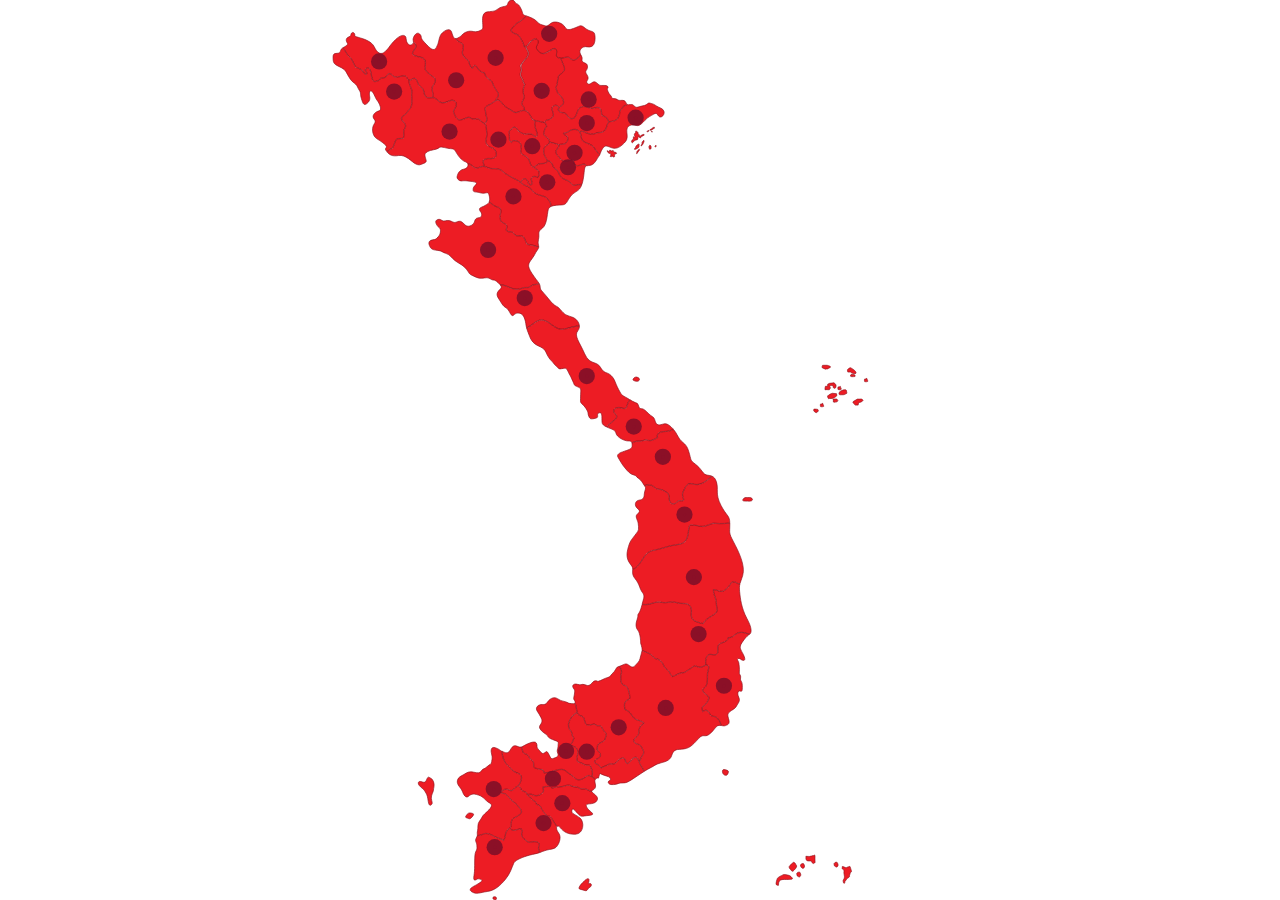
<file: ban-do-toa-do.html>
<!doctype html>
<html lang="vi">
<head>
<meta charset="utf-8">
<meta name="viewport" content="width=device-width,initial-scale=1">
<title>Bản đồ và tọa độ 34 tỉnh thành</title>
<style>
html,body{width:100%;height:100%;margin:0;background:transparent;overflow:hidden}
[data-province-map]{width:100%;height:100%;min-height:0}
.map-cursor{position:fixed;z-index:10;width:22px;height:22px;border:1px solid #ffbe00;border-radius:50%;pointer-events:none;transform:translate(-50%,-50%);opacity:0}
.map-cursor::after{content:'';position:absolute;inset:8px;border-radius:50%;background:#da251d}
@media(pointer:coarse){.map-cursor{display:none}}
</style>
</head>
<body>
<div data-province-map></div>
<div class="map-cursor" id="map-cursor" aria-hidden="true"></div>
<script src="province-map.js"></script>
</body>
</html>
</file>
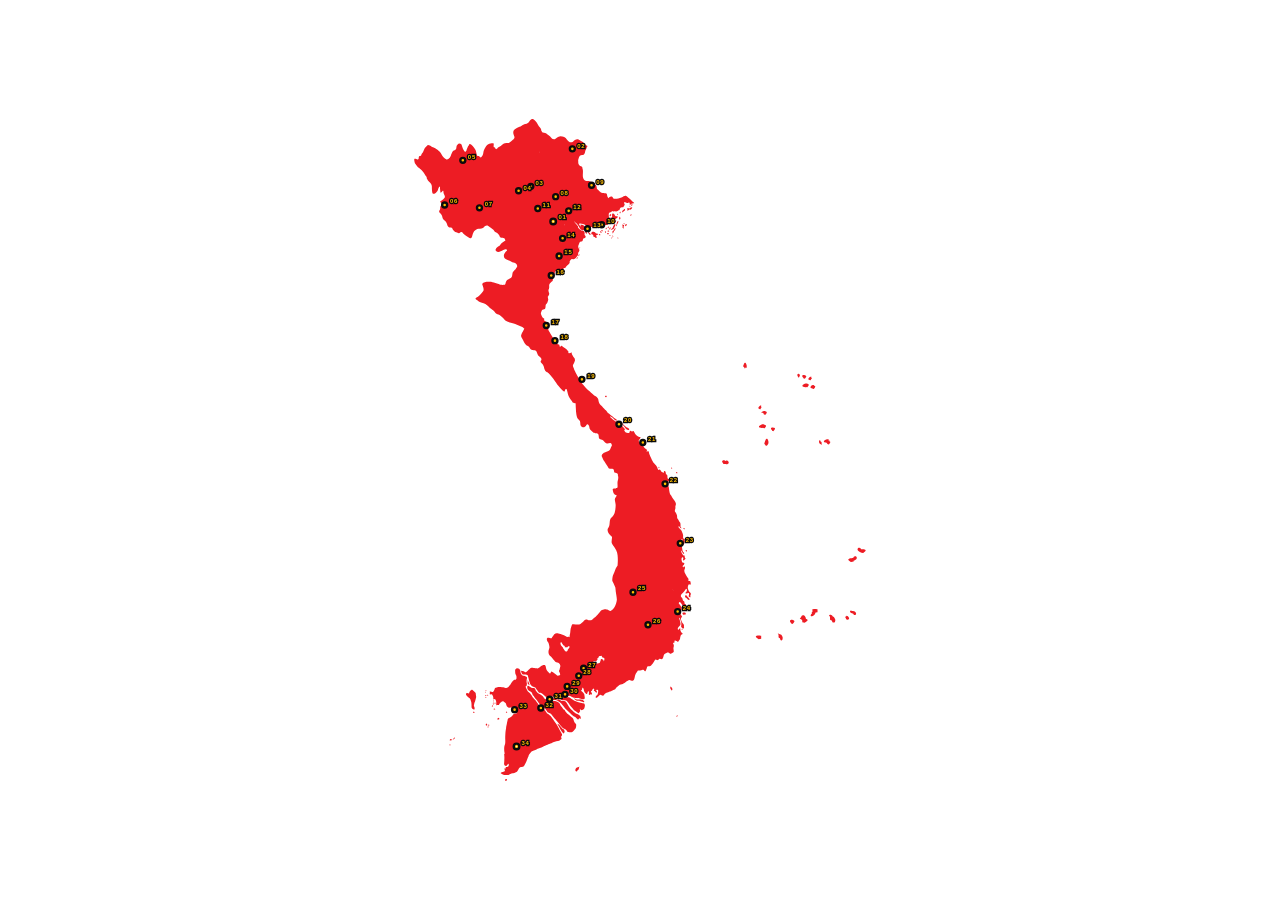
<file: hero-map.html>
<!doctype html>
<html lang="vi">
<head>
  <meta charset="utf-8">
  <meta name="viewport" content="width=device-width, initial-scale=1">
  <title>Bản đồ 34 tỉnh thành</title>
  <style>
    * { box-sizing: border-box; }
    html, body { width: 100%; height: 100%; margin: 0; overflow: hidden; background: transparent; }
    body { display: grid; place-items: center; font-family: Arial, sans-serif; }
    .map-art { width: min(100%, 510px); height: 100%; position: relative; display: grid; place-items: center; isolation: isolate; }
    .map-art::before, .map-art::after { display: none; }
    svg { width: 100%; height: 78%; overflow: visible; }
    .map-base { filter: none; }
    .marker { fill: #ffbe00; stroke: #0b0b0b; stroke-width: 2.4; }
    .marker-core { fill: #fff3c1; }
    .marker:hover .marker { fill: #fff; transform: scale(1.35); transform-origin: center; }
    .label { fill: #ffbe00; font: 700 6px Arial, sans-serif; letter-spacing: .12em; paint-order: stroke; stroke: #090909; stroke-width: 2.5px; }
  </style>
</head>
<body>
  <div class="map-art">
    <svg viewBox="-20 -20 494.06 705.69" preserveAspectRatio="xMidYMid meet" role="img" aria-label="Bản đồ Việt Nam với 34 điểm đại diện tỉnh thành">
      <g class="map-base"><image href="BAN-DO-VIET-NAM-02-01.svg" x="0" y="0" width="454.06" height="665.69" /></g>
      <g aria-label="34 điểm tỉnh thành">
        <g><circle class="marker" cx="139.76" cy="103.08" r="2.8"/><circle class="marker-core" cx="139.76" cy="103.08" r=".8"/><text class="label" x="145" y="101">01</text></g>
        <g><circle class="marker" cx="159.03" cy="30.1" r="2.5"/><text class="label" x="164" y="29">02</text></g>
        <g><circle class="marker" cx="117.28" cy="67.78" r="2.5"/><text class="label" x="122" y="66">03</text></g>
        <g><circle class="marker" cx="104.98" cy="72.18" r="2.5"/><text class="label" x="110" y="71">04</text></g>
        <g><circle class="marker" cx="48.94" cy="41.63" r="2.5"/><text class="label" x="54" y="40">05</text></g>
        <g><circle class="marker" cx="30.66" cy="86.55" r="2.5"/><text class="label" x="36" y="85">06</text></g>
        <g><circle class="marker" cx="65.64" cy="89.38" r="2.5"/><text class="label" x="71" y="88">07</text></g>
        <g><circle class="marker" cx="142.26" cy="78.14" r="2.5"/><text class="label" x="147" y="77">08</text></g>
        <g><circle class="marker" cx="178.33" cy="66.72" r="2.5"/><text class="label" x="183" y="65">09</text></g>
        <g><circle class="marker" cx="188.51" cy="106.41" r="2.5"/><text class="label" x="194" y="105">10</text></g>
        <g><circle class="marker" cx="124.29" cy="90.09" r="2.5"/><text class="label" x="129" y="89">11</text></g>
        <g><circle class="marker" cx="155.34" cy="92.45" r="2.5"/><text class="label" x="160" y="91">12</text></g>
        <g><circle class="marker" cx="174.25" cy="110.36" r="2.5"/><text class="label" x="180" y="109">13</text></g>
        <g><circle class="marker" cx="149.24" cy="120.05" r="2.5"/><text class="label" x="154" y="119">14</text></g>
        <g><circle class="marker" cx="145.71" cy="137.85" r="2.5"/><text class="label" x="151" y="136">15</text></g>
        <g><circle class="marker" cx="137.81" cy="157.42" r="2.5"/><text class="label" x="143" y="156">16</text></g>
        <g><circle class="marker" cx="132.8" cy="207.74" r="2.5"/><text class="label" x="138" y="206">17</text></g>
        <g><circle class="marker" cx="141.54" cy="222.93" r="2.5"/><text class="label" x="147" y="221">18</text></g>
        <g><circle class="marker" cx="168.66" cy="261.81" r="2.5"/><text class="label" x="174" y="260">19</text></g>
        <g><circle class="marker" cx="205.89" cy="306.97" r="2.5"/><text class="label" x="211" y="305">20</text></g>
        <g><circle class="marker" cx="229.9" cy="325.35" r="2.5"/><text class="label" x="235" y="324">21</text></g>
        <g><circle class="marker" cx="252.25" cy="366.88" r="2.5"/><text class="label" x="257" y="365">22</text></g>
        <g><circle class="marker" cx="267.51" cy="426.65" r="2.5"/><text class="label" x="273" y="425">23</text></g>
        <g><circle class="marker" cx="264.87" cy="495.25" r="2.5"/><text class="label" x="270" y="494">24</text></g>
        <g><circle class="marker" cx="220" cy="475.89" r="2.5"/><text class="label" x="225" y="474">25</text></g>
        <g><circle class="marker" cx="235.06" cy="508.48" r="2.5"/><text class="label" x="240" y="507">26</text></g>
        <g><circle class="marker" cx="170.34" cy="552.29" r="2.5"/><text class="label" x="175" y="551">27</text></g>
        <g><circle class="marker" cx="165.46" cy="559.85" r="2.5"/><text class="label" x="170" y="558">28</text></g>
        <g><circle class="marker" cx="153.81" cy="570.49" r="2.5"/><text class="label" x="159" y="569">29</text></g>
        <g><circle class="marker" cx="151.67" cy="578.5" r="2.5"/><text class="label" x="157" y="577">30</text></g>
        <g><circle class="marker" cx="136.22" cy="583.33" r="2.5"/><text class="label" x="141" y="582">31</text></g>
        <g><circle class="marker" cx="127.37" cy="592.2" r="2.5"/><text class="label" x="132" y="591">32</text></g>
        <g><circle class="marker" cx="100.95" cy="593.86" r="2.5"/><text class="label" x="106" y="592">33</text></g>
        <g><circle class="marker" cx="102.92" cy="630.85" r="2.8"/><circle class="marker-core" cx="102.92" cy="630.85" r=".8"/><text class="label" x="108" y="629">34</text></g>
      </g>
    </svg>
  </div>
</body>
</html>
</file>
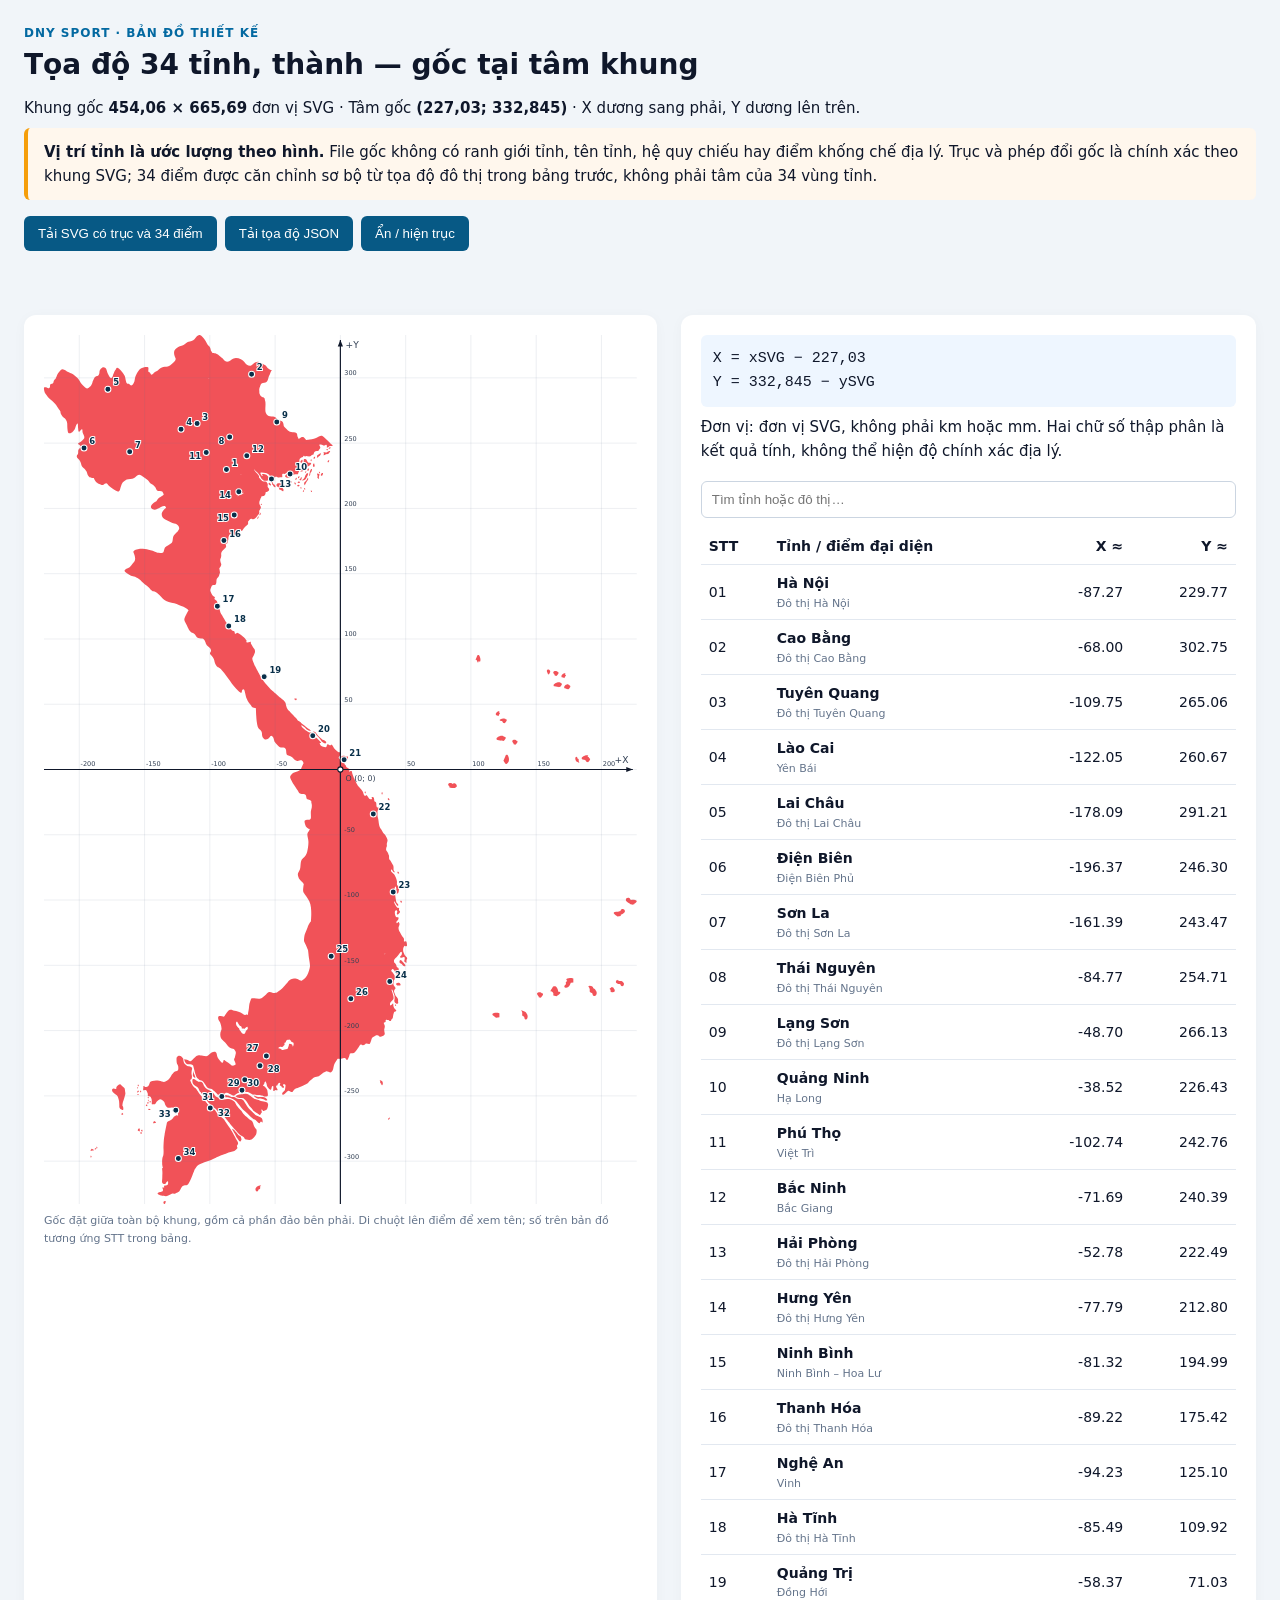
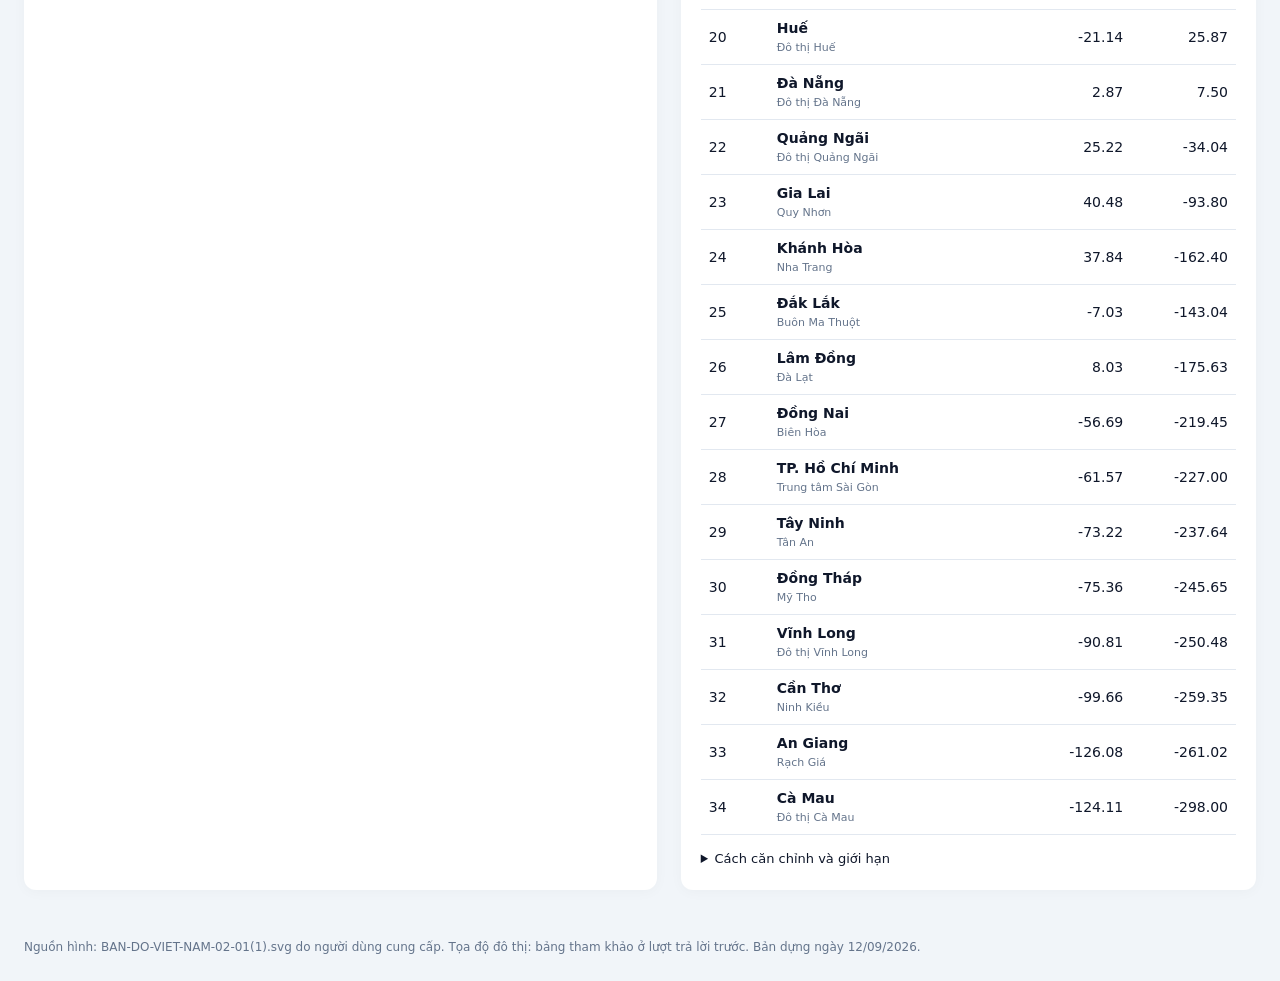
<file: Toa-do-34-tinh-goc-giua.html>
<!doctype html><html lang="vi"><meta charset="utf-8"><meta name="viewport" content="width=device-width,initial-scale=1"><title>Tọa độ 34 tỉnh — gốc giữa SVG</title><style>
*{box-sizing:border-box}body{margin:0;background:#f1f5f9;color:#0f172a;font:15px/1.6 system-ui,sans-serif}header,main,footer{max-width:1280px;margin:auto;padding:24px}h1{font-size:28px;margin:0 0 8px}p{margin:8px 0}.tag{font-size:12px;letter-spacing:1px;font-weight:700;color:#0369a1}.note{background:#fff7ed;border-left:4px solid #f59e0b;padding:12px 16px;border-radius:6px}.layout{display:grid;grid-template-columns:minmax(350px,1.1fr) minmax(340px,1fr);gap:24px}.card{background:white;border-radius:12px;padding:20px;box-shadow:0 2px 14px #0f172a08}.map svg{width:100%;max-height:900px;display:block;overflow:visible}.controls{display:flex;gap:8px;flex-wrap:wrap;margin:16px 0}button{border:0;padding:10px 14px;border-radius:6px;background:#075985;color:white;cursor:pointer}input{width:100%;padding:10px;border:1px solid #cbd5e1;border-radius:6px;margin:10px 0}table{border-collapse:collapse;width:100%;font-size:14px}td,th{text-align:left;padding:7px 8px;border-bottom:1px solid #e2e8f0}td:nth-child(n+3),th:nth-child(n+3){text-align:right;font-variant-numeric:tabular-nums}small{display:block;color:#64748b;font-size:11px}tr:hover,tr.active{background:#e0f2fe}.marker:hover circle,.marker.active circle{fill:#f59e0b;r:4px}.marker{cursor:pointer}.formula{background:#eef6ff;padding:12px;border-radius:6px;font-family:monospace}details{font-size:13px;margin-top:14px}footer{font-size:12px;color:#64748b}@media(max-width:760px){.layout{grid-template-columns:1fr}h1{font-size:23px}header,main{padding:16px}}@media print{.controls,input{display:none}.layout{display:block}.card{break-inside:avoid;box-shadow:none}.map svg{max-height:850px}}
</style><header><div class="tag">DNY SPORT · BẢN ĐỒ THIẾT KẾ</div><h1>Tọa độ 34 tỉnh, thành — gốc tại tâm khung</h1><p>Khung gốc <b>454,06 × 665,69</b> đơn vị SVG · Tâm gốc <b>(227,03; 332,845)</b> · X dương sang phải, Y dương lên trên.</p><div class="note"><b>Vị trí tỉnh là ước lượng theo hình.</b> File gốc không có ranh giới tỉnh, tên tỉnh, hệ quy chiếu hay điểm khống chế địa lý. Trục và phép đổi gốc là chính xác theo khung SVG; 34 điểm được căn chỉnh sơ bộ từ tọa độ đô thị trong bảng trước, không phải tâm của 34 vùng tỉnh.</div><div class="controls"><button onclick="downloadSVG()">Tải SVG có trục và 34 điểm</button><button onclick="downloadJSON()">Tải tọa độ JSON</button><button onclick="toggleAxes()">Ẩn / hiện trục</button></div></header><main class="layout"><section class="card map"><svg xmlns="http://www.w3.org/2000/svg" id="Layer_1" version="1.1" viewBox="-227.03 -332.845 454.06 665.69" role="img" aria-label="Bản đồ 34 điểm đại diện ước lượng, gốc ở tâm khung SVG">
  
  <g id="ban-do-goc" transform="translate(-227.03 -332.845)" opacity="0.76"><defs>
    <style>
      .st0 {
        fill: #ed1c24;
      }
    </style>
  </defs>
  <path class="st0" d="M276.96,475.65c-.84-.82-1.12-1.85-1.58-2.88-.47-1.02-.37-2.57,0-3.49.37-.92.8-1.46.8-1.46,0,0,2.11,1.29,1.87-.65-.24-1.94-.24-2.84-1.05-2.71-.82.13-1.52.52-1.29-.65.24-1.16,0-1.68-.7-2.46-.7-.77-1.99-3.23-2.58-4.26-.59-1.03-1.17-2.72-.7-3.88.47-1.17.82-1.68.47-2.59-.35-.91-.94-1.16-1.17-.52-.23.65-1.29.91-1.05-.39.23-1.29.7-.77,1.17-1.55.47-.78.82-2.2-.12-2.07-.94.13-1.52-.51-1.52-.51,0,0-.59-1.29-.7-2.2-.12-.9-.12-2.33.58-2.58.7-.26.94-.26,1.17.52.23.78-.23,1.29-.23,1.29,0,0-.24,1.55.58,1.29.82-.26.59-.52,1.17-1.04.59-.52,1.05-.9.35-1.55-.7-.65-.47-1.42-.47-1.42,0,0,.35-1.29-.47-1.03-.82.26-1.17-.52-2.22-2.07-1.05-1.55-1.64-4-.7-2.58.94,1.42,1.4,2.07,1.87,2.72.47.64,1.06.39.94-.52-.12-.91-1.17-.91-1.41-1.81-.23-.91-.47-2.2-.47-2.2l-.23-1.42-.23-1.55s.11-1.42.35-2.06c.24-.65-1.05-2.2-1.05-2.2,0,0,.35-1.29.47-2.33.12-1.03,1.17,0,1.05,1.16-.12,1.16.23,2.07.23,2.07,0,0,.58.65.12,1.42-.47.78.94.65,1.29-.39.35-1.04.47-2.59.47-3.36s0-1.16-.82-1.68c-.82-.52-.82-1.03-.82-1.81s.23-1.42-.12-2.58c-.35-1.16-1.17-3.23-1.75-4.14-.59-.9-1.64-1.81-2.34-2.46-.7-.65,0-1.81,0-1.81,0,0,.93,1.04,1.28,1.68.35.65,1.41.65,1.41.65l-1.05-1.68v-2.2s0-1.55-.7-2.19c-.7-.65-1.4-2.85-2.22-3.49-.82-.64-.35-2.33-.59-3.23-.23-.9-.94-2.72-1.76-3.62-.82-.9-.35-2.33,0-3.1.33-.73.08-2.32.05-1.94.04-.72.53-2.24.61-2.7.09-.48-.09-1.44-.61-2.41-.53-.96-1.22-2.21-2.09-2.98-.87-.77-1.75-3.18-2.53-3.85-.79-.67-1.4-3.37-1.49-4.53-.09-1.16-.35-3.08-.7-4.04-.35-.96-.26-2.41-.26-3.08v-2.02s.87-.87,1.48-1.16c.61-.29-.26-1.25-1.31-1.35-1.05-.1-1.05-1.54-1.05-2.51s-.17-1.64-.87-1.92c-.7-.29-.78-1.15-.78-1.83s-.26-1.16-.61-1.64c-.35-.48-1.4.1-1.4.1l.35.77s-.17.57-.61.67c-.44.1-1.71-.64-1.71-.64,0,0-1.09-1.64-1.58-2.18-.49-.55-.79-.65-.79-.65,0,0-.1,1.31-.69.87-.59-.44-1.19-.98-1.28-2.18-.1-1.2-2.37-3.71-3.65-5.02-1.28-1.31-3.16-5.78-3.85-7.3-.69-1.52-1.19-3.16-1.19-3.92s-.89-.65-1.68-.22c-.79.44-.59-.76-.1-1.2.49-.44-.2-.87-.89-1.2-.69-.33-1.68-1.09-1.68-1.09,0,0-.3-1.2-.99-1.64-.69-.44-.4-1.96-.79-2.62-.39-.66,1.28-1.31,2.07-1.64.79-.33.99-.76.99-1.42s.2-.76-.49-.65c-.69.11-.89.22-1.68-.33-.79-.54-1.38-.33-2.37-.11-.99.22-.3,1.2.39,1.96.69.76.4.76-.3,1.2-.69.44-1.58-.33-2.27-1.09-.69-.76-.39-1.64.3-2.18.69-.55.79-1.52.79-1.52,0,0,.79-1.09-.1-1.09s-1.88-.22-2.76-1.09c-.89-.87-1.78-1.42-2.27-2.29-.5-.87-1.48-3.16-1.98-2.62-.49.55-1.18.65-1.68.22-.49-.44-1.48-.98-1.68,0-.2.98-.3,1.85-1.19,1.74-.89-.11-2.76-.44-3.36-1.09-.59-.65-1.48-2.18-.79-2.18s1.19.11.3-.87c-.89-.98-1.98-2.51-3.36-3.38-1.38-.87-2.96-2.18-3.26-2.83-.3-.65-.4-1.2-.4-1.2,0,0-1.18.44-1.88,0-.69-.43-2.27-1.31-3.36-2.29-1.09-.98-1.28-.87-1.88-1.64-.59-.77-.59-1.53.1-1.2.69.33,2.17,1.53,2.17,1.53,0,0,1.18,1.64,1.78,1.74.59.11.79.76,1.58.76s1.68.33.79-.44c-.89-.76-1.98-1.31-2.47-1.74-.49-.44-1.48-1.2-2.07-1.75-.59-.54-1.48-.98-2.07-1.63-.59-.65-1.58-1.42-1.58-1.42l-1.12-.59s-1.34-2.07-2.28-2.82c-.94-.74-4.16-4.6-5.24-5.34-1.07-.74-1.88-3.85-2.01-5.04-.13-1.19-1.21-2.37-2.68-3.41-1.48-1.04-2.82-2.22-2.82-2.22,0,0-3.22-2.96-4.57-4-1.34-1.04-4.7-4.89-6.04-6.52-1.34-1.63-3.89-5.93-4.56-7.26-.67-1.33-3.36-6.07-3.63-7.11-.27-1.03-1.88-3.41-1.07-4.74.8-1.33,1.34-2.81,1.34-2.81l.54-1.48s0-1.78-.67-2.37c-.67-.59-2.01-3.11-2.42-3.86-.41-.74,0-1.63,0-1.63,0,0-1.48.44-2.82.59-1.34.15-.54-1.33-.54-1.33,0,0-1.08-1.78-2.15-2.67-1.07-.89-3.09-2.22-4.16-2.97-1.07-.74-.94-.44-1.75.15-.81.59-1.07,0-1.07-.89s-.67-.89-1.61-1.19c-.94-.3-3.22-4.59-4.3-5.78-1.07-1.19-3.63-6.08-4.43-7.12-.81-1.04-1.48-4.59-1.61-6.08-.13-1.48-1.21-1.93-1.21-1.93,0,0-.13-1.78-.94-2.37-.81-.59-1.75-.89-1.34-1.63.4-.74.54-.74-.54-1.33-1.07-.59-1.75-1.78-2.28-3.26-.54-1.48-.67-1.63,0-3.26.67-1.63.67-2.37,2.01-2.37s1.88-.14,2.15-1.78c.27-1.63-.13-2.67.81-3.56.94-.89,1.21-1.48,1.48-2.52.27-1.04.54-1.78.54-1.78l-.54-3.11s1.75-2.22,1.48-3.26c-.27-1.04-1.07-2.81-.67-3.85.4-1.04.81-1.78.67-2.97-.13-1.19-.13-2.37,1.34-3.85,1.48-1.48,2.42-2.08,2.42-2.82s-.4-1.78-.4-1.78c0,0,1.48-.59,1.48-1.33s.67-1.93.67-2.82,0-1.33.4-2.37c.4-1.04,2.11-1.85,2.11-1.85,0,0,.42.92.65,1.38.24.46,1.31-.13,1.31-.13,0,0,1.36-.07,2.14-.4.77-.33,2.08-1.38,2.14-1.96.06-.59.53-.92,1.24-.79.71.13.83-.39,1.42-1.37.59-.98,2.25-2.29,3.03-3.01.77-.72.71-1.38.59-2.16-.12-.78,1.07-1.37,1.36-2.03.3-.66,1.01-.85,1.78-.39.77.45,1.6,0,2.37-.59.77-.59,2-2.36,2-2.36,0,0,.57-.58.84-.87.26-.29.36-.87.21-1.56-.16-.69.16-1.21.16-1.21,0,0,.68-1.04,1.04-1.96.36-.93-.78-2.14-1.04-3.06-.26-.93.1-2.42.47-3,.36-.58.42-1.26.42-1.26,0,0,.59-.73.59-1.24s1.18-.51,1.9-.58c.72-.07,1.31-1.38,1.31-2.25s.59-.58,1.25-.94c.66-.36,1.25-.51,1.44-1.31.2-.8-.19-1.16-.79-1.89-.59-.73-.2-1.67-.2-2.18s-.39-1.38-.92-2.03c-.52-.66-2.1-.51-2.43-.51s-1.44-.87-1.9-1.38c-.46-.51-1.51-1.6-1.51-1.6,0,0,.43-.59-.19-1.61-1.11-1.8-4.05-3.65-3.4-5.21-.22,1,1.13,1.75,1.13,1.75,0,0,.68.88,1.24.88-.57,0,.56.64,1.15,1.72.59,1.09,1.31,1.82,1.64,2.69.33.87,1.77,2.18,2.3,2.18s1.97.36,2.75-.07c.79-.44,1.25-.87,1.05-1.74-.2-.87-.72-1.6-1.38-2.25-.65-.66-1.77-.94-2.42-1.02-.65-.07-1.64-.07-1.64-.07,0,0,.46.65.66,1.09.19.44-.79.72-.92.14-.13-.58-.66-1.16-.66-1.16l-.26-1.01s.34-.37,1.24-.25c.91.13,1.92.25,2.83.38.91.13,2.94,1.13,3.06,2,.11.87.68,1.5,1.25,2,.57.5,1.13,1.38,2.04,1.88.91.5.68-1.37.68-2.25s1.36-.75,2.04-.37c.68.37,1.81.12,2.94.12s.68-.87.68-2,1.13-.62,1.92-.62.79-.88,1.58-.88.12,1.13-.9,1.88c-1.02.75,0,1.75.9,1.87.91.12,1.93,0,2.72-.5.79-.5,1.93-1,2.6-1.63.68-.62,2.04-.5,2.83-.5s.57-.87.57-.87c0,0,.8-1,.91-1.88.11-.87.34-2.13.34-3.25s-.34-3.5-.34-4.37.34-1.87,1.02-2.12c.68-.25,1.7-.38,1.92-1,.23-.62.45-.75,1.02-.25.57.5,1.25-.13,1.25-.13,0,0,.45.25,1.02.13.57-.13,1.25.25,1.25.25l1.47-.5s.57-1,1.25-.87c.68.13.68-.62,1.13-1.75.45-1.12,1.59-1,2.61-1.12,1.02-.12.67-.62,1.58-1.62.91-1,.57-1.63,0-2.5-.57-.87,0-1,1.02-1s1.59.87,2.38.87,1.02-.87,1.7-.62c.68.25.45,1.5.45,2.12s1.36-.5,1.92-.88c.57-.37,1.7-.13,2.38-.37.68-.25-.23-.75-.91-1.25-.68-.5-1.81-2-2.83-2.87-1.02-.87-2.6-2.63-3.96-3.38-1.36-.75-2.83.63-4.87,1.5-2.04.87-4.42,1.12-6,1.38-1.58.25-1.7,0-2.38-.87-.68-.88-1.02-1.37-2.04-1.37s-2.88,1.67-2.88,1.67c0,0-1.08-1.85-1.08-2.65s-.12-2.11-1.56-2.38c-1.44-.26-2.76,0-4.08-.53-1.32-.53-2.28-1.72-3-2.51-.72-.8-1.8-1.32-1.8-2.25s-.36-2.78-1.32-3.31c-.96-.53-2.99-.66-3.72-1.72-.72-1.06-1.92-1.85-3.11-1.85s-3.72,0-4.79-1.59c-1.08-1.59-1.08-2.91-1.08-4.23s.36-4.89-.12-6.08c-.48-1.19,0-2.25-1.08-2.78-1.08-.53-1.68-.4-2.28-1.19-.6-.79-1.08-2.12-1.08-2.12,0,0,0-1.59-.12-2.38-.12-.79.48-2.51,1.08-4.1.6-1.59,2.75-1.59,3.71-1.72.96-.13,2.04-1.85,2.16-3.17.12-1.32,1.32-2.91,1.56-4.1.24-1.19,1.2-1.85,1.2-1.85,0,0-1.44-.66-2.52-1.32-1.08-.66-1.68-1.99-2.52-2.65-.84-.66-2.76-1.46-3.96-2.25-1.2-.8-2.88-.4-3.95.13-1.08.53-1.8,1.98-3.36,2.38-1.56.4-3.71-1.19-4.79-2.91-1.08-1.72-3.83-3.04-6.47-3.04s-4.07,2.38-5.75,2.78c-1.68.4-3.12-.66-3.71-1.59-.6-.92-3.36-2.91-4.68-3.97-1.32-1.06-3.83-1.06-3.83-1.06l-1.2-1.85s-.24-2.51-1.56-3.44c-1.32-.92-2.04-3.31-3.11-4.76-1.08-1.46-2.28-2.91-3.71-3.57-1.44-.66-3.24,1.85-4.2,3.18-.96,1.33-3.35,1.72-4.55,1.98-1.2.27-2.76,1.85-3.83,2.38-1.08.53-2.64.4-5.63,2.78-3,2.38-1.08,5.82-.48,7.41.6,1.59-1.2,2.91-2.88,4.36-1.68,1.46-2.51,2.12-4.2,2.12s-3,0-4.55,1.19c-1.56,1.19-2.04,1.98-3.47,2.51-1.44.53-2.16,1.85-2.16,1.85,0,0-1.2,1.06-1.68.27-.48-.79-.36-1.59-1.2-1.59s-.72-.79-.72-1.59.48-2.25-.6-2.38c-1.08-.13-3.24.27-4.79.93-1.56.66-3.12,3.44-3.71,4.49-.6,1.06-1.2,2.78-1.32,4.37-.12,1.59-1.2,3.83-2.16,4.23-.96.4-1.44-.53-2.04-1.06-.6-.53-1.68.53-2.28-1.32-.6-1.85-.72-4.24-1.44-5.29-.72-1.06-1.44-2.25-2.52-3.44-1.08-1.19-3.11-3.31-3.72-1.85-.6,1.46-1.32,1.85-1.68,3.04-.36,1.19-.84,1.59-.84,2.38s-1.08,1.98-1.08,1.98c0,0-.96.26-1.68-1.19-.72-1.45-1.79-3.57-2.04-4.89-.24-1.33-1.32-2.25-2.52-2.25s-3,1.86-3,3.58-.72,3.04-1.8,3.17c-1.08.13-1.68.66-2.16,1.59-.48.92-1.2,2.38-1.44,3.31-.24.93-.84,2.38-1.68,3.04-.84.66-2.04,2.25-3.36,1.19-1.32-1.06-3.47-2.78-4.07-4.1-.6-1.32-1.56-2.78-2.52-3.7-.96-.93-3-2.65-4.31-3.31-1.32-.66-3.11-1.06-3.83-1.72-.72-.66-3-1.85-3.84-1.32-.84.53-2.76,2.64-3.35,3.97-.6,1.32-1.08,3.18-1.68,3.57-.6.4-1.08,1.59-1.08,1.59,0,0-.24,1.85-1.32,1.85s-1.44.53-1.44,1.72-.48,1.99-1.32,1.59c-.84-.4-2.87-1.19-3.23-.4-.36.79.24,3.57,1.08,4.76.84,1.19,2.4,3.31,3.83,4.37,1.44,1.06,3.48,2.91,4.32,4.23.84,1.32,2.16,3.44,2.88,4.23.72.79.24,1.32.72,2.38.48,1.06,1.44,2.38,2.4,3.04.96.66,2.52,2.25,2.52,4.63s.12,7.14,1.32,7.28c1.2.13,2.16-.4,3.23-1.59,1.08-1.19,1.2-1.19,1.8-3.18.6-1.98,1.8-3.44,1.8-1.98s.12,2.51.24,3.57c.12,1.06.12,3.04,1.2,1.72,1.08-1.32,1.56-2.11,1.91-1.32.36.79-.12,1.32.48,2.78.6,1.46,1.8,2.91.6,4.37-1.2,1.45-2.4,2.38-3.12,2.77-.72.4-1.8.8-.6,1.59,1.2.79,2.16,1.72,1.32,2.25-.84.53-1.8,1.59-1.8,2.65s.12,2.25-.6,2.91c-.72.66-.72,2.12.36,2.78,1.08.66,2.16,2.51,2.4,3.97.24,1.46.72,2.38,1.92,3.31,1.2.93,2.64,2.78,2.75,3.83.12,1.06,1.2,2.91,1.92,3.31.72.4,3.24.66,3.24.66,0,0,.36,1.42,1.26,2.42.91,1,1.47,1.62,2.83,2,1.36.37,2.37,1.38,3.28.63.91-.75,2.26-1.75,3.05-.5.8,1.25,2.16,2.37,3.51,3.25,1.36.88,3.4,2.37,4.42,2.5,1.02.13,1.24-.5,1.7-1.62.45-1.12,1.02-4.13,2.03-5.25,1.02-1.13,2.61-2.62,4.42-2.62s4.42-.25,5.43-1.62c1.02-1.37,2.72-2.37,4.42-1.25,1.7,1.12,4.08,2.75,5.1,3.75,1.02,1,1.02,1.87,2.37,2.63,1.36.75,2.95,1.87,3.51,3.12.57,1.25.79,2.5,2.27,2.5s2.83.13,3.28,1c.45.87.68,1.75.68,1.75,0,0-1.95,1.49-3.29,2.08-1.34.59-2.01,3.11-3.09,3.41-1.08.29-4.43,3.26-3.22,4.74,1.21,1.48,2.95,1.63,4.83.59,1.88-1.04,4.56-2.67,5.51-2.08.94.59,1.48,1.19.4,1.78-1.07.59-2.68,3.11-2.68,4.15s0,3.26,2.68,4.3c2.68,1.04,5.37,2.97,6.85,3.12,1.48.15,3.09,1.18,3.49,2.22.4,1.04.54,1.78,0,2.52-.54.74-1.07,1.63-1.07,1.63,0,0-2.55,2.37-3.09,3.56-.54,1.19-.27,4.3-1.34,5.04-1.08.74-3.89,2.52-4.83,3.26-.94.74-.81,4-2.02,4.15-1.21.15-3.62.45-5.91-.74-2.28-1.19-4.57-1.48-6.18-1.93-1.61-.44-2.95-.59-5.24-.29-2.28.29-5.64,1.19-4.97,2.82.67,1.63,2.15,5.19.54,6.97-1.61,1.78-2.82,4.15-4.97,5.04-2.15.89-3.22,1.93-1.88,2.82,1.34.89,4.03,3.11,5.91,3.41,1.88.3,5.24,2.07,6.31,3.56,1.07,1.48,4.84,3.85,5.64,4.74.8.89,2.42,3.11,3.62,3.11s2.82,1.04,4.84,3.11c2.01,2.08,2.55,3.11,4.97,4.3,2.42,1.19,6.04,1.48,8.06,2.37,2.01.89,5.24,2.07,6.58,2.82,1.34.74,2.55,1.93,2.55,1.93,0,0-1.88,3.41-2.95,5.78-1.08,2.37.94,3.85,1.88,6.22.94,2.37,2.55,4.89,3.9,5.19,1.34.3,2.28,1.34,2.95,2.82.67,1.48,2.69,1.78,4.56,1.63,1.88-.15,2.69,3.11,3.09,4.3.4,1.18,2.28,2.37,3.09,3.26.8.89.67,2.22.67,2.22,0,0-1.48,1.63-.41,2.52,1.07.89,2.82,3.26,2.95,4.59.13,1.34,1.08,3.71,2.01,4.59.94.89,1.75.45,3.9,2.97,2.15,2.52,4.7,5.78,6.18,8.15,1.47,2.37,4.03,5.49,6.18,7.41,2.15,1.93,2.68,2.07,2.82.59.14-1.48,1.47-2.22,1.88-1.04.41,1.19,1.07,4.15,1.35,5.33.27,1.19,2.01,4.45,3.09,5.48,1.07,1.03,1.07,2.22,2.15,2.52,1.08.3,2.28.59,2.28.59,0,0,.14,3.11.27,5.93.13,2.82.4,4.59.81,6.82.4,2.22,1.07,2.67,2.15,3.71,1.07,1.04,1.48,1.92,1.48,3.71s.67,2.82,1.88,3.56c1.21.74,3.35-.15,4.3-2.08.94-1.92,2.82.44,2.95,2.52.13,2.07,2.01,3.11,3.36,4.74,1.34,1.63,3.49,1.04,3.49,1.04,0,0,1.94-.09,2.33,1.54.4,1.64,0,3.93,1.38,4.47,1.38.55,3.06.98,3.85,1.86.79.87,1.87,2.4,3.46,2.5,1.58.11,2.66-1.09,3.75-.22,1.09.87.99,2.18.99,2.18,0,0-1.38,2.95-1.78,4.04-.4,1.09-2.67,1.96-4.25,2.51-1.58.54-2.47.87-3.65,2.4-1.19,1.53-.2,2.4.59,4.36.79,1.96,1.38,2.18,2.27,3.81.89,1.64,2.37,3.16,3.16,5.01.79,1.85,2.77.98,4.05,1.31,1.28.33,1.68,1.09,1.78,2.51.1,1.42.69,1.53,1.48,1.63.79.11,2.37,1.09,2.37,1.09,0,0-.17,1.08.18,1.98.35.91.35,2.97-.23,4.65-.59,1.68-.23,3.49-.23,5.95s-2.11,1.81-3.75,2.06c-1.64.26-1.29,1.17-.58,3.88.7,2.71,3.4,3.1,3.4,3.1,0,0-.35,1.04-1.41,2.59-1.05,1.55.12,3.88.35,6.46.24,2.58-.47,6.59-.94,8.4-.47,1.81-1.64,3.62-3.16,4.78-1.52,1.17-1.64,2.97-1.87,5.04-.23,2.07,0,3.1-1.17,5.04-1.17,1.94-1.05,2.45-.58,4.26.47,1.81,1.99,3.1,2.92,3.88.94.78,1.29,1.68,1.29,1.68,0,0-.35,2.07-.47,3.62-.12,1.55-.12,2.07.7,3.36.82,1.29,2.58,3.49,3.98,6.2,1.41,2.71,1.52,7.11,1.52,9.56s-.23,5.69-.23,5.69c0,0-1.75,2.18-2.62,4.8-.88,2.62-2.38,5.24-2.5,7.03-.12,1.79-.62,2.89.25,4.41.87,1.52,2.62,5.79,2.62,5.79,0,0,.45,3.47.53,4.73.08,1.26,1.06,5.67.98,7.56-.08,1.89-1.06,5.04-2.28,7.3-1.22,2.25-3.35,3.69-4.08,3.87-.73.18-2.12-.72-2.78-1.08-.65-.36-2.37-.72-3.18-.54-.82.18-2.61.63-3.18,1.08-.57.45-1.3,1.35-1.3,1.35,0,0-2.69,3.17-3.81,4.41-1.13,1.24-3,2.48-4.25,3.58-1.25,1.1-3.5.69-4.37.27-.87-.41-2.5-.69-3.62.69-1.13,1.38-2,1.93-3.75,3.31-1.75,1.38-4.62.41-6.87.41s-1.38.55-2.37,2.48c-1,1.93-.75,5.38-1.25,7.17-.5,1.79-.38,3.31-.38,3.31,0,0-.82-.73-1.67-.39-.85.34-1,.42-2.16-.43-1.16-.85-2.47-1.53-4.02-1.96-1.54-.42-3.48-.68-4.25-1.11-.77-.42-2.4-.09-3.32.85-.93.94-1.24,1.88-2.01,2.82-.77.94-.08,1.79-2.47,1.11-2.39-.68-3.09-.34-3.01,1.54.08,1.88,1.55,2.47,1.93,4.27.38,1.79,1.16,3.41.31,5.29-.85,1.88-.7,3.84-.16,5.29.54,1.45,1.86,1.96,3.32,3.75,1.47,1.79,1.93,2.56,3.1,3.58,1.16,1.03,3.01.86,3.48,1.36.46.51,1.93,1.88,1.55,3.41-.39,1.54-.7,2.99-.7,2.99,0,0-.97,1.26-.42,2.37.55,1.1,1.64,3.11.45,3.51-1.18.4-2.18,1.01-3.36-.4-1.18-1.41-2.82-2.01-3.82-2.81-1-.8-1.45-.91-1.73.4-.27,1.3-1.09,1.4-1.82.3-.73-1.1-2.19-2.11-2.64-3.61-.46-1.51-.46-2.71-.91-3.41-.45-.7-1.09-.7-1.73-.7s-2,.7-2.82,1.31c-.82.6-2.27,2.31-3.46,2.11-1.18-.2-5.27-.7-5.27-.7,0,0-1.36,0-2.19.8-.82.8-2.54,2.41-3.18,3.01-.63.6-1.09,1-1.91.5-.81-.5-1.91-.91-2.64-1.01-.73-.1-1.36-.2-1.36-.2,0,0,.36,1.7.73,2.31.36.6,1.09,1.51,2.18,1.41,1.09-.1,3.64,0,3.91,1,.28,1,.73,2.51.91,3.41.18.9,1.28,4.72,1.82,5.52.55.8,2.09,2.21,2.82,2.41.73.2,2,.6,2.55,1.41.55.8,1.46,2.11,1.73,2.61.27.5,1,1.81,1.91,2.01.91.2,2.46.3,3.27,1.2.82.9,1.37,1,1.73,1.6.37.61,1.37,1.21,1.37,1.21,0,0,.36.8,1.18,1.01.82.2,1.73.7,2.82.2,1.09-.5,2-1.1,2.73-1.5.73-.4,2.09.3,2.82.5.73.2,1.91.9,2.82,1.41.91.5,1.91-.8,2.91-1.41,1-.6,3.55-.7,4.46-1.01.91-.3,3.28-.4,4-.3.73.11,1.91.71,2.73,1.41.82.7,1.55.7,2.18.6.64-.1,1.36.5,2.27.4.91-.1,2.55.2,3.36.3.82.1,1.27.2,1.73.6.46.4,1.91.1,2.73-.1.82-.2.27-2.41.18-3.22-.09-.8-.09-1.1-.55-2-.45-.9-2-2.31-2-2.31,0,0-1.18-.1-.82-.8.36-.71.64-.5.82-1.21.18-.7.28-1.2.28-1.2l.53-.72s1.03,1.43,1.03,2.14.39,1.93,1.03,2.78c.65.86,1.94,2.07,2.33,1.43.39-.64.32-.86.52-1.71.19-.86,1.29-1.43,1.29-.35s-.06,1.85-.13,2.42c-.06.57.13,1.21.9.64.78-.57.46-.64,1.23-.43.77.21,1.55.14,1.16-.64-.39-.78-.52-1-.84-1.42-.32-.43-.19-1.5-.19-1.5,0,0,.9.43,1.03-.36.13-.78.58-1.21.58-1.21l.96-.66s.87.41.5,1.1c-.37.69-.5,1.1.25,1.24.75.14,1,1.1,1,1.1l1.25.69s.75-1.1.12-1.51c-.63-.42-.87-1.38.12-1.38s1.5.14,1.37,1.38c-.13,1.24-.38,2.62-.38,2.62,0,0-.25,1.24-1.25,1.65-1,.41-1,2.07-1,2.07,0,0,.87.69,1.87-.28,1-.97,1.62-1.52,1.62-1.52,0,0,1-1.38,2-.83,1,.55,2.12,1.24,2.75.41.63-.83,1.5-2.21,2.75-2.48,1.24-.27,2.25-1.1,3.62-1.38,1.37-.28,2.12-.69,3.25-1.38,1.12-.69,1.87-.97,1.87-.97l.96-1.5s2.06-1.76,2.91-2.49c.84-.72,2.81-1.14,3.66-1.24.85-.1,2.82-1.66,3.57-2.38.75-.73,2.25-1.35,3.01-1.66.75-.31,2.72,1.24,3.66.83.94-.42,1.6-2.07,1.88-3.83.28-1.76.94-3.01,1.32-3.63.37-.62,1.41-2.18,1.69-2.69.28-.52,1.6,0,2.25-.1.66-.1,1.78-.52,2.72-.73.94-.21,1.12.1,1.69,1.04.56.93.94.42,1.6-.73.66-1.14.84-1.97,1.12-3.11.28-1.14,1.32-.72,2.44-.83,1.13-.1,1.6-.73,2.35-1.66.75-.93,1.69-2.39,2.63-3.94.94-1.55,1.69-1.03,2.44-.62.75.41,1.97-.52,2.34-1.03.38-.52,1.79,0,2.63.21.84.21,1.5-2.28,1.88-3.73.37-1.45,1.5-1.76,2.25-2.18.75-.41,1.3-.88,1.3-.88,0,0,1.86,0,2.14.62.28.62.56.82,1.95.41,1.39-.41,2.61-1.23,2.51-2.26-.09-1.03-.65-2.67-.28-3.8.37-1.13.46-1.85.09-2.88-.37-1.03-1.02-1.65-.18-1.85.84-.21,1.12-.31,1.12-.31,0,0-.37-1.75.37-1.85.74-.1.93.31,1.39.31s.93.51.93.51c0,0,1.03.72,1.4-.1.37-.82.37-1.03.84-1.34.46-.31.56-1.13.65-1.65.09-.51.28-1.85.56-2.57.28-.72.37-1.23,1.03-1.34.65-.1,1.21-.72.74-1.13-.47-.41-1.02-.82-1.31-1.34-.28-.51-.74-1.85-.74-1.85,0,0,0-.82-.1-1.54-.09-.72-.56,0-1.49.82-.93.82-1.03-.21-1.03-.92s.37-1.24.84-1.64c.46-.41.93-.72,1.58-1.65.65-.93.28-1.85.09-2.98-.18-1.13-.65-2.57-1.12-3.7-.46-1.13.28-1.44.84.1.56,1.54,1.02,2.78,1.21,3.6.19.82.19,2.98-.09,3.8-.28.82,1.03,2.05,1.58,2.36.56.31,1.58-.11,1.4-.82-.19-.72-.09-1.13-.09-2.16s-.93-2.06-1.49-2.57c-.56-.51-1.11-2.36-1.49-3.19-.37-.82,0-1.85.66-2.46.65-.62.28-1.03-.66-2.26-.93-1.24-.56-1.95-.47-2.88.09-.93.28-2.05.84-2.36.56-.31.37-1.03.28-1.85-.09-.82-1.77-3.39-2.52-4-.74-.62-.37-.93.09-1.65.46-.72.74-.1,1.21.1.47.21.84,1.13,1.31,1.75.46.62,1.3,2.16,1.77,2.98.46.82.75.72.84,0,.1-.72-.09-.82.37-1.13.46-.31,1.12.1,1.4-.82.28-.92-1.31-1.13-1.31-1.13,0,0-.28-1.03-.37-1.95-.1-.93-.19-.93-.84-1.24-.65-.31-.74-.61-.93-1.54-.19-.93-.56-1.54-1.3-2.05-.75-.51-.38-.92-.56-1.75-.19-.82,1.95-2.67,2.61-3.39.65-.72,1.49-1.74,2.14-2.88.65-1.13,1.21-.41,1.3.1.09.51.09,1.65-.37,2.16-.46.51-.84.51-.93,1.13-.09.62.19.82.74.71.56-.1,1.21-.31,2.05-.51.84-.2.84,1.44.46,2.47-.37,1.03.28,1.44,1.12,1.75.84.31.56-.31.46-.92-.09-.62.09-1.23.47-1.96.37-.72-.37-1.44-1.21-2.26ZM154.88,119.37c-.5,0-1,.3-1.45.7.39-.47.76-.7,1.45-.7ZM151.79,106.62c-.4.07-.78.06-1.1.18.27-.85.37-.04,1.1-.18ZM148.11,123.39c.49-.49,1.01-1.14,1.61-1.14.11,0,.24,0,.37-.01l2.83-1.65h0s-.01.02-.01.02h0s0,.01,0,.01h0s0,0,0,0h0s-.01.02-.01.02h0s0,.02,0,.02h-.01s0,.01,0,.01h0s0,.02,0,.02h0s-.01.02-.01.02h-.01s0,.02,0,.02h0s-.01.02-.01.02h0s0,.02,0,.02h0s-.01.02-.01.02h0s0,.01,0,.01h0s0,.01,0,.01h0s-.01.01-.01.01h0s0,.02,0,.02h0s0,.02,0,.02h0s0,.02,0,.02h0s0,.01,0,.01h0s0,.02,0,.02h0s-.01.02-.01.02h0s0,.02,0,.02v.02s-.01,0-.01,0h-.01s0,.02,0,.02h0s0,.02,0,.02h0s0,.02,0,.02h0s0,.02,0,.02h0s-.01.02-.01.02h0s0,.02,0,.02h0s0,.02,0,.02h0s0,0,0,0h0s0,.02,0,.02h-.01s0,.02,0,.02h0s0,.02,0,.02h0s0,.02,0,.02h0s0,.02,0,.02c-.53.74-1.52.93-2.29.97l-1.98,1.16c-.14.14-.28.27-.42.36-.61.39-.77.35-.78.34l1.2-.7ZM126.25,33.16c-.33-.04-.59.9-2.12,1.74.96-.53,2.15-1.98,2.15-1.98l.67,1.47c-.35-.76-.55-1.12-.71-1.22ZM155.17,532.6c-.62.41-1,1.93-1,1.93l-.75.96c-1.36.03-2.22-.96-2.76-2.07,0,0-1.4-1.63-1.11-2.23.02-.05-1.29-.99-2.01-2.14-.52-.84-.52-1.93-.46-2.12.03-.11.57-1.33.89-.9.71.97,2.13,3.43,2.27,3.34.65-.41,1.39.58,1.33,2.05.62-.41,2.12.02,2.12.02.74-.49,1.25-1.56,2.22-1.47l.25,1.24s-.37.97-1,1.38ZM190.64,545.29s-.25-1.66-1-1.93c-.75-.28-2-.83-2,.14s-1.12,3.45-1.12,3.45c0,0-2.13.41-2.87.55-.75.14-1.5.41-2-.27-.5-.69-2.25-.82-2.25-.82,0,0,.62-1.1,1.62-1.1s1.87.27,2.37-.69c.5-.97,1.12-.55.87-1.24-.25-.69-.12-1.38.5-1.38s.37-.69.75-1.38c.37-.69,1.75-.69,1.75-.69,0,0,.75-.83,1.37.14.63.97.88,1.66,1.63,1.66s1,.41,1,1.38-.63,2.21-.63,2.21ZM260.25,475.18c.13-.25.57-1.14.47-1.16-.12-.02-1.37-1.26-2.19-2.03.83.78,2.19,2.03,2.19,2.03.03,0,.92.24,1.61,0-1.85.67-1.06-.82-2.08,1.15Z" />
  <path class="st0" d="M274.17,479.56s-.74-1.03-1.3-.62c-.56.41-.47.31-.56,1.23q-.09.93.56,1.03c.65.1,1.21.62,1.77,1.34.56.72,1.03,1.03,1.86,1.03s.19-1.03-.28-1.75c-.47-.72-1.39-1.54-2.05-2.26Z" />
  <path class="st0" d="M211.09,107.08c.24-.41-.81-.58-1.53-.96-.71-.38-.18.9-.03,1.4.15.5-.01,1.02-.07,1.5-.05.48-.18.39.57.86.74.47.75.09.65-.24-.1-.33-.21-.48-.06-.95,0,0-.11-.47.07-.72.19-.25.15-.47.39-.88Z" />
  <path class="st0" d="M258.61,571.36c-.44-.17-1.48-.7-1.48-.7,0,0,.49.7.44,1.39-.06.7-.06,1.13.38,1.22.44.09.38.53.49.96.11.44.77.61.99,0,.22-.61.22-1.31,0-1.74-.22-.44-.38-.96-.82-1.13Z" />
  <path class="st0" d="M163.6,584.86c.82.3,1.91-.2,3,.2,1.09.41,1.91.41,2.55.91.64.5,1,.6,1.73.3.73-.3-.73-1.6-1.36-2.01-.64-.4-1.18-.6-1.91-.6s-1.46.1-2.37.1-1.82-.1-2.55-.4c-.73-.3-1-.6-1.64-.7-.64-.1.09.7.82,1.31.73.6.91.6,1.73.9Z" />
  <path class="st0" d="M210.45,92.97s.38-.06.84-.45c.46-.39.8-1.02.72-1.65-.08-.63-.77.11-2.03.88-1.27.77-.48.78-.88,1.68-.39.89.65.49,1.34-.45Z" />
  <path class="st0" d="M264.22,599.76c-.25.07-.35.28-.47.45-.13.17-.13.45,0,.69.12.24.5.17.56,0,.06-.17.03-.35.28-.38.25-.04.25-.21.22-.48-.03-.28.25-.56.25-.56,0,0-.6.21-.85.28Z" />
  <path class="st0" d="M270.63,496.31c-1.02.1-1.21.82-.56,1.54.65.72,1.49.52,2.51.41,1.03-.11.56-.82.19-1.54-.37-.72-1.12-.52-2.14-.41Z" />
  <path class="st0" d="M218.18,89c-.9.18-.96.47-1.43.88-.48.41-1.06.06-1.65,0,0,0-.43,0-.95.18-.53.18-.11.18.26.76.37.59-.32.64-.26,1.17.05.53.95-.06,1.48-.41.53-.35.9-.47,1.44-.35.53.11.48,0,.85-.29.37-.29.53-.47,1.06-1.23.53-.76.1-.88-.8-.7Z" />
  <path class="st0" d="M209.74,307.6c.99.98,1.88,2.07,2.47,3.05.6.98,1.48,1.63,2.17,1.85.69.22.99.65,1.68,0,.69-.65-.79-1.75-1.97-2.18-1.18-.44-1.48-1.09-2.47-1.85-.99-.76-2.67-2.73-3.36-3.82-.69-1.09-2.17-.98-2.17-.98,0,0,.89.98,1.58,1.85.69.87,1.09,1.09,2.07,2.07Z" />
  <path class="st0" d="M40.33,621.63l-.31,1.28s.19.38.69.12c.5-.25.07-1.15-.38-1.41Z" />
  <path class="st0" d="M170.51,587.68c-.55,0-1.64-.5-3.27-.7-1.64-.2-2.46-.9-3.64-1.11-1.18-.2-2.82-.9-3.64-1.61-.82-.7-2.55-1.71-3.37-2.41-.82-.7-2.27-.6-3.45-.4-1.18.2-3.73.4-3.73.4,0,0-1.82.7-2.45,1.01-.64.3.36.7,1.18,1.2.82.5,2.27.2,3.55.4,1.28.2,1.55.6,2.37,1.41.82.81,1.73,2.11,2.55,3.51.82,1.41,2.55,2.81,3.28,4.12.73,1.31,2.45,1.91,3.18,2.51.73.6,1.45,1.2,2.09,1.4.64.2,1-1.3,1.45-1.71.46-.4.18-1-.09-1.8-.27-.8.73-.7,1.09.1.36.81.91.2,2-.1,1.09-.3,1.55-1.51,1.73-2.41.18-.91.46-1.71.27-2.41-.18-.71-.54-1.41-1.09-1.41Z" />
  <path class="st0" d="M207.27,94.78s.29-.74.42-1.1c.13-.35-.13-.45-.44-.39-.31.06-.41.29-.61.6-.19.31-.22.85.01.93.23.07.62-.03.62-.03Z" />
  <path class="st0" d="M218.03,95.93c-.31.06-.41.29-.61.59-.19.31-.22.85,0,.92.23.08.62-.03.62-.03,0,0,.29-.74.42-1.1.13-.35-.13-.45-.44-.39Z" />
  <path class="st0" d="M206.03,100.01c0,.53.37,1.17.69,1.05.32-.12.69-.59.69-.59,0,0-.21-1.11-.32-1.64-.11-.53-.48-.41-.8-.06-.32.35-.26.7-.26,1.23Z" />
  <path class="st0" d="M166.06,599.42c-.91-.6-1.45-.9-2.91-1.41-1.46-.5-2.36-1.6-4.09-3.31-1.73-1.71-2.82-2.81-3.45-3.82-.64-1-1.91-3.31-2.91-4.62-1-1.3-2.36-1-3.37-1s-2.27-.7-2.73-1.1c-.46-.4-1.46-.4-2.36-.4s-1.18-.2-1.18-.2c0,0-1.18-.9-2-1-.82-.1-1.09-.1-1.82-.4,0,0-1.09.1-1.36.7-.27.6.09.8,1.18,1.1,1.09.3,2.18.1,3.09.3.91.2,2.27.9,3.09,1.41.82.5,2.19,1.3,2.64,2.11.45.8,2.36,2.81,3,3.72.64.9,2.28,2.41,3.09,3.21.82.8,2.91,2.81,3.91,3.71,1,.9,2.64,2.31,3.55,2.61.91.3,1.45,1.3,2.54,2.31,1.09,1.01,1.27.3,1.64-.3.36-.6.82-.7,1.36,0,.55.7.64-.5.37-1.71-.27-1.21-.37-1.31-1.27-1.91Z" />
  <path class="st0" d="M73.75,610.99l.39,1.1s.39.03.73-.66c.35-.69-.56-.76-1.13-.45Z" />
  <path class="st0" d="M71.79,609.31l1.39.84s.41-.51.14-1.86c-.28-1.35-1.24-.17-1.52,1.02Z" />
  <path class="st0" d="M74.43,579.47c.18-.72-.53-.68-.93-.3l.44,1.04s.31-.02.49-.74Z" />
  <path class="st0" d="M77.99,590.41l.98.47s.3-.29.1-1.04c-.2-.75-.88-.09-1.08.57Z" />
  <path class="st0" d="M74.3,609.68l.98.47s.29-.28.1-1.04c-.2-.75-.88-.09-1.08.57Z" />
  <path class="st0" d="M211.37,105.89c.17-.06.16-.47,0-.71-.15-.24-.23-.41-.47-.46-.24-.05-.45.03-.34.3.1.28.33.85.33.85,0,0,.3.08.48.02Z" />
  <path class="st0" d="M59.75,595.83l-.48,1.28s.29.38,1.07.13c.78-.26.1-1.15-.58-1.41Z" />
  <path class="st0" d="M60.91,576.23c-.68-.54-1.55-1.5-2.23-2.14-.68-.64-1.55.11-2.42,1.07-.88.96-.88,1.39-.88,2.04s-1.07.32-2.13,0c0,0-.88.1-1.07.75-.19.65,0,1.4.87,2.25.87.86,1.75,1.5,2.72,2.25.97.75,1.16,2.57,1.55,3.53.39.96.39,4.39.39,5.46s1.45,2.04,2.33,2.25c.87.21.78-.96.68-1.82-.1-.86-.68-1.61-.68-1.61,0,0,.29-2.89.78-3.75.48-.86,1.17-4.07,1.46-4.93.29-.86-.29-2.35-.29-3.32s-.39-1.5-1.07-2.03Z" />
  <path class="st0" d="M80.12,588.31c.34-.69-.57-.76-1.13-.44l.39,1.1s.39.03.74-.66Z" />
  <path class="st0" d="M71.61,579.2l-.27,1.1s.37.03,1.13-.66c.76-.69-.11-.76-.86-.44Z" />
  <path class="st0" d="M71.7,577.4s.18.03.34-.66c.16-.69-.26-.76-.52-.44l.18,1.1Z" />
  <path class="st0" d="M72.6,574.93c.27-.68-.44-.76-.88-.44l.3,1.1s.31.03.58-.66Z" />
  <path class="st0" d="M72.55,581.78c.35-.46-.57-.5-1.13-.29l.4.73s.39.02.73-.44Z" />
  <path class="st0" d="M150.06,613.6c-.77-.22-1.65-1.39-2.23-2.14-.58-.75-2.33-2.67-2.33-2.67l-1.55-.75s1.46,2.68,1.84,3.32c.39.64,1.16,2.25,1.46,2.78.29.54,1.26,1.82,1.75,2.57.48.75,1.16,1.5,1.75.64.58-.86.58-1.28.39-1.93-.19-.64-.29-1.61-1.07-1.82Z" />
  <path class="st0" d="M93.21,596.9c.78-.22.1-.97-.58-1.18l-.49,1.07s.29.32,1.07.11Z" />
  <path class="st0" d="M162.47,608.14c-.68-.54-1.75-2.14-1.94-3.21-.19-1.07-.97-3-1.74-3.21-.78-.21-2.42-1.82-3.01-2.35-.58-.54-2.33-1.82-3.11-2.89-.78-1.07-1.26-2.25-1.74-2.46-.49-.22-1.47-1.42-1.47-1.42,0,0-1.26-1.67-1.68-2.14-.42-.46-1.09-1.67-1.26-2.32-.17-.65-1.18-1.39-1.85-1.76-.67-.37-2.19-1.02-2.94-1.12-.76-.09-1.77-.09-2.36.09-.59.19-2.5-.07-2.5-.07,0,0-1.28-.6-1.91-.6s-2.73-1.2-3.28-1.4c-.55-.2-1.36-1.71-1.91-2.41-.55-.71-1.46-1.4-2.09-1.81-.64-.4-2.73-1.2-3.36-1.81-.64-.6-1.73-2.01-1.73-2.01,0,0-.55-1.21-.72-1.68-.17-.46-.34-.93-.84-1.21-.5-.28-1.34-.37-2.1-.28-.76.09-1.26-.37-1.85-.74-.59-.37-1.6-1.11-2.36-1.39-.76-.28-.92.28-1.01.83-.08.56-.08,1.58.34,2.51.42.93,2.27,2.04,3.28,2.69,1.01.65,1.35,1.76,1.77,2.88.42,1.12.94,1,.94,1,0,0,1.36,2.21,2,3.02.64.8,1.37,1.2,1.73,2.01.36.8,2,2.81,2.36,3.31.36.5,1.64,1.41,1.64,1.41l.74.96s.59.37,1.18.74c.59.37,1.35.93,2.02,1.58.68.65,2.02,2.79,2.36,3.34.33.56,2.19,1.21,2.94,1.49.76.28,1.6,1.67,1.6,1.67,0,0,2.33,2.68,3.2,3.96.87,1.28,3.69,4.5,4.46,5.35.78.86,3.2,3.64,3.98,4.17.77.54,1.94.75,2.81,1.61.87.86.19,1.39,1.84,1.82,1.65.43,3.3.43,4.07,0,.78-.43,1.55-1.39,2.43-2.36.87-.96,1.26-1.93,1.36-2.68.1-.75.39-2.57-.29-3.1Z" />
  <path class="st0" d="M147.15,615.85c-.39-.75-3.2-5.89-4.07-7.28-.87-1.39-3.1-4.39-4.08-5.89-.97-1.5-1.55-2.25-2.52-3-.97-.75-2.62-1.82-2.62-1.82,0,0-.68-.96-1.26-1.71-.58-.75-.87-1.6-1.55-2.25-.68-.64-1.45-1.18-2.42-1.93-.97-.75-2.91-2.36-3.39-2.89-.49-.54-2.13-3-2.72-3.85-.58-.86-2.04-2.35-2.71-3.1-.68-.75-.96-1.33-.96-1.33,0,0-.76-1.21-1.35-1.95-.59-.74-1.09-1.67-1.94-2.13-.84-.47-1.6-1.67-2.1-2.51-.51-.84-1.52-3.53-1.52-3.53,0,0,1.26-.46,1.26-1.3s.34-1.21,0-2.41c-.33-1.21-.17-1.95-.17-1.95l.09-1.32s.55-1.7.27-2.31c-.27-.6-1-.9-1.64-1.1-.64-.2-2.18-.4-2.18-.4,0,0-.83-.52-1.51-1.17-.67-.65-1.1-1.77-1.18-2.51-.08-.74-.25-1.95-.25-1.95,0,0-.5-.74-1.18-1.39-.68-.65-2.02-.93-2.69-.47-.67.47-1.26,1.12-1.26,1.95s.09,3.06.34,3.62c.25.56,1.01,1.77,1.01,2.51s.25,2.14-.42,2.88c-.67.74-2.02.46-2.69,1.21-.67.74-1.77,1.76-2.1,2.51-.34.74-1.52,2.51-2.44,3.44-.93.93-2.69,1.67-3.36,1.67s-2.53-.74-2.53-.74c0,0-1.72-.42-3.47-.42s-4.27.64-4.65,1.39c-.39.75-.78,2.57-1.46,3.11-.68.54-1.55.75-2.13.43-.58-.33-1.55-.65-1.55-.65,0,0,.2.97,0,1.71-.19.75-.19,1.82.58,1.61.78-.22,1.75-.43,2.04.42.29.86.97,1.72.88,2.57-.1.86-.1,1.71.58,1.5.68-.21,1.46.21,1.74.86.29.64.68,1.71.68,2.36v1.93c0,.64-.19,1.29.58,1.07.78-.21,1.84.21,2.23-.43.39-.64.87-1.71,1.55-2.14.68-.43,1.75-2.04,3.3-.86,1.55,1.18,2.04,1.61,2.23,2.46.19.85.77,2.14,1.26,2.67.48.54,1.07.97,1.94.97s2.62-.43,3.2,0c.58.43,1.74,1.07,2.42,1.72.68.64,1.26,1.18,1.36,2.03.1.86.1,2.57.1,2.57,0,0-.78-.65-1.46-.54-.68.11-1.74.75-2.03,1.5-.3.75-1.55,1.82-2.33,2.25-.78.42-2.72,1.17-2.81,2.03-.1.86-.78,3.75-.97,4.82-.2,1.07-.68,3.22-.68,3.75s-.39,2.57-.48,3.11c-.1.53-.2,2.14-.2,2.14,0,0-.29,3.96-.2,6.21.1,2.25.1,4.6-.48,5.78-.58,1.18-.58,3.32-.58,4.39s0,2.25.29,3.1c.29.86.29,1.29.29,1.29,0,0-.68-.32-.58.75.1,1.07.29,3.1.19,3.85-.1.75,0,3.1-.19,4.28-.19,1.18-.19,2.46.58,3,.78.54,1.75.54,2.13-.1.39-.65,1.65-2.46,1.84-1.29.2,1.18-.19,2.14-.19,2.14,0,0-.87.64-1.36.75-.48.11-1.65-.11-1.55.43.09.53.09,1.18.09,1.18,0,0-1.65-.43-1.45.11.19.53.77,1.17.58,1.92-.19.75-.29.75-1.36,1.07-1.07.32-3.4.86-2.72,1.6.68.75,1.46,1.07,2.62,1.39,1.17.32,2.72.43,3.69.43s2.62-.75,3.3-1.18c.68-.43,1.84-.86,2.62-.75.78.11,1.75-.32,2.43-.75.68-.43,1.55-.32,2.42-1.93.87-1.6,1.46-3.32,3.1-3.64,1.65-.32,2.33.32,3.49-1.5,1.16-1.82,2.33-4.39,3.01-6.42.68-2.03,1.17-2.89,1.17-2.89,0,0,.19-1.18.87-1.93.68-.75,1.55-2.68,2.71-3.1,1.16-.43,4.07-1.61,4.85-2.03.78-.43,2.33-.64,4.56-1.6,2.23-.96,4.08-1.93,4.08-1.93,0,0,3.88-1.71,4.95-2.03,1.07-.32,3.59-1.61,4.46-1.82.87-.21,2.04-.64,3.01-.75.97-.11,1.84-.53,2.62-1.28.78-.75,1.36-1.07,1.07-1.71-.29-.64-.39-1.39-.39-1.39,0,0,.97-1.07.97-1.93s-1.17-2.46-1.56-3.21Z" />
  <path class="st0" d="M115.22,568.8c.64.9.82-.1.64-.6-.19-.5-.73-1.81-1-2.41-.28-.6-.45-1.81-.55-2.01-.09-.2-.18,2.41-.28,3.21-.09.8.55.91,1.18,1.81Z" />
  <path class="st0" d="M163.73,652.03c-.78.22-1.07.86-1.45,1.39-.39.54-.39,1.39,0,2.14.39.75,1.55.54,1.75,0,.2-.54.1-1.07.87-1.18.78-.11.78-.64.68-1.5-.1-.86.77-1.71.77-1.71,0,0-1.84.64-2.62.85Z" />
  <path class="st0" d="M84.28,602.04l-.77,1.53s.46.46,1.69.15c1.22-.31.15-1.38-.92-1.68Z" />
  <path class="st0" d="M80.32,592.72l-.69.8s.42.24,1.51.08c1.1-.16.14-.72-.82-.87Z" />
  <path class="st0" d="M92.24,663.49c-.68.11-.87.43-.68,1.39.2.96.49.96,1.07.54.58-.43.29-.54.58-1.18.29-.64-.29-.85-.97-.75Z" />
  <path class="st0" d="M79.57,585.94l.21,1.1s.21.03.39-.66c.19-.69-.3-.76-.6-.44Z" />
  <path class="st0" d="M79.28,583.95l.39.73s.39.02.74-.44c.34-.46-.57-.5-1.13-.3Z" />
  <path class="st0" d="M80.73,587.17l.39.73s.39.02.74-.44c.34-.45-.57-.5-1.13-.29Z" />
  <path class="st0" d="M268.86,513.36c-.19.52.37.62.93.31l-.37-1.03s-.37.21-.56.72Z" />
  <path class="st0" d="M184.51,115.42c-.85-.07-1.58-.07-1.9-.43-.33-.36-.65-1.02-1.44-1.24-.78-.21-2.1-.36-2.36,0-.26.36-.79.73-.79,1.09s.2.94.72,1.31c.52.36.79-.15.98.36.2.51.33.51.4,1.02.07.51-.33.65.39.87.72.22,1.18.36,1.57.72.39.36.98.87,1.25.44.26-.44.2-1.67-.13-1.67s-.33-.65-.33-.65c0,0,.46-.15,1.11-.44.66-.29,1.38-1.31.53-1.38Z" />
  <path class="st0" d="M174.22,112.88c.65.58.52.66.59,1.38.06.73.59.73.59.73l.26.72s.85,1.02,1.38.94c.53-.07.33-.58.13-1.16-.2-.58-1.05-1.09-1.05-1.09,0,0-.46-.29-.59-.73-.13-.43-.2-.87-.59-1.45-.39-.58-.53-.94-1.38-1.02-.85-.07,0,1.09.66,1.67Z" />
  <path class="st0" d="M172.64,113.1l-.72.58.26.73s.85,1.02,1.37.94c.52-.07.33-.58.13-1.16-.2-.58-1.05-1.09-1.05-1.09Z" />
  <path class="st0" d="M166.7,130.11c.34-.16.39-.39,0-.71-.39-.33-.5.05-.69.38,0,0,.34.49.69.33Z" />
  <path class="st0" d="M165.27,137.08s-.5,1.27-.08,1.03c.42-.23.76-.71,1-1.62.25-.91-.35-.08-.92.59Z" />
  <path class="st0" d="M189.52,112.98c.29-.06.27-.5.01-.75-.25-.25-.38-.43-.78-.49-.4-.05-.74.03-.57.32.17.29.54.89.54.89,0,0,.5.09.79.02Z" />
  <path class="st0" d="M188.3,114.5c.29-.07.26-.59.01-.89-.25-.29-.38-.51-.78-.57-.4-.06-.74.04-.57.38.17.34.54,1.05.54,1.05,0,0,.5.1.79.03Z" />
  <path class="st0" d="M193.22,109.46c-.3.06-.39.28-.58.57-.19.3-.21.82,0,.89.22.07.59-.03.59-.03,0,0,.28-.72.41-1.05.13-.34-.12-.44-.43-.38Z" />
  <path class="st0" d="M186.26,115.79c-.4-.05-.74.03-.57.32.17.29.54.89.54.89,0,0,.5.09.79.03.29-.06.26-.5.02-.75-.25-.25-.38-.44-.78-.48Z" />
  <path class="st0" d="M271.73,412.56c.61-.1.26-.48,0-1.06-.26-.58-.96-.29-.96-.29v.87s.35.57.96.48Z" />
  <path class="st0" d="M163.59,139.87s-.51,1.27-.09,1.03c.42-.23.76-.71,1-1.63.25-.91-.35-.08-.92.59Z" />
  <path class="st0" d="M264.35,356.33c.61-.1.26-.48,0-1.06-.26-.58-.96-.29-.96-.29v.87s.35.58.96.48Z" />
  <path class="st0" d="M273.96,434.79c.61-.1.26-.48,0-1.06-.26-.58-.96-.29-.96-.29v.87s.35.58.96.48Z" />
  <path class="st0" d="M259.03,351.9l.35-.38s0-.48-.26-1.16c-.26-.67-.44.39-.53.87-.09.48.44.67.44.67Z" />
  <path class="st0" d="M192.78,114.44c.22-.07.2-.6.01-.89-.19-.3-.28-.51-.58-.57-.3-.06-.55.03-.43.38.13.34.41,1.06.41,1.06,0,0,.38.1.59.03Z" />
  <path class="st0" d="M246.47,350.46c.14-.29.02-.58-.35-.86-.34.07-.52.33-.52.77.24.26.36.52.35.77.26,0,.43-.22.52-.67Z" />
  <path class="st0" d="M39.17,622.49l-.32,1.28s.19.38.69.13c.5-.25.06-1.15-.38-1.41Z" />
  <path class="st0" d="M36.47,623.34l-.92,1.28s.55.39,2.01.13c1.46-.26.18-1.16-1.09-1.41Z" />
  <path class="st0" d="M35.87,628.48l-.31,1.28s.19.39.69.13c.5-.26.06-1.15-.38-1.41Z" />
  <path class="st0" d="M204.91,102.59c-.53.06-.9,1.23-.9,1.23-.27.59-.48,1.47-.48,1.76s-.21.76-.37,1.47c-.16.7-.05,1.29.48.53.53-.76.16-1.88.69-2.29.53-.41.69-.82.85-1.64.16-.82.27-1.11-.27-1.05Z" />
  <path class="st0" d="M201.36,108.86c.42-.58.85-1.7.96-2.34.11-.65-.37-.53-.8-.53s-.58.58-.96,1.05c-.37.47-.74,1.29-.74,1.82,0,0-.32.64-.74,1.11-.42.47-.48.59-1.01.94-.53.35-.26.53.26.53s.8-.12,1.54-.47c.74-.35,1.06-1.52,1.49-2.11Z" />
  <path class="st0" d="M198.87,119.02c-.25.05-.32.22-.47.46-.15.24-.17.66,0,.71.18.06.48-.02.48-.02,0,0,.22-.57.33-.84.1-.27-.1-.35-.34-.3Z" />
  <path class="st0" d="M192.68,279.71l.8-.15v-1.04s-.67-.3-1.48,0c-.8.3.67,1.18.67,1.18Z" />
  <path class="st0" d="M194.02,115.16c-.32.16-.07.46.32.67.39.22.61.12.97.05.36-.08.64-.48.41-.72-.23-.25-.72-.49-.72-.49,0,0-.67.33-.98.49Z" />
  <path class="st0" d="M195.71,112.39c-.39-.21-.61-.12-.97-.05-.37.07-.64.47-.41.72.23.25.72.49.72.49,0,0,.67-.34.98-.49.32-.16.06-.45-.32-.67Z" />
  <path class="st0" d="M213.15,107.71s.4-1.02.58-1.5c.18-.49-.17-.62-.6-.54-.43.08-.57.4-.84.82-.27.42-.3,1.16.01,1.27.31.1.85-.04.85-.04Z" />
  <path class="st0" d="M218.55,86.12c-.53,0-.42.53-.58.82l.64.24s.58-.18,1.06-.59c.48-.41-.59-.47-1.12-.47Z" />
  <path class="st0" d="M204.7,119.13c-.24-.04-.44.03-.34.3.1.27.32.85.32.85,0,0,.3.08.48.02.18-.06.16-.47,0-.71-.15-.23-.23-.41-.47-.46Z" />
  <path class="st0" d="M195.31,109.61s.28-.71.41-1.05c.13-.34-.12-.44-.42-.38-.3.06-.4.28-.59.57-.19.3-.21.82.01.89.22.08.6-.03.6-.03Z" />
  <path class="st0" d="M217.39,88.12c.53-.23-.11-.64-.58-.76-.48-.12-.42.82-.42.82,0,0,.48.17,1.01-.06Z" />
  <path class="st0" d="M201.46,101.31c.79-.62,1.92-1.25,2.94-2.25,1.02-1-.68-1.5-1.92-1.12,0,0-.91-1-1.13-1.75-.23-.75-1.02-1.12-1.81-1.12s-.57,1.5-.57,2.62-.11,1.12-.68,1.37c-.57.25-.34,1.63-.79,2.62-.45,1-.57,1.38-1.02,2.25-.45.88,1.13.88,2.04,0,.91-.87,2.15-2,2.94-2.62Z" />
  <path class="st0" d="M199.6,117.26c-.24-.05-.44.03-.34.3.1.27.32.85.32.85,0,0,.3.08.47.02.18-.06.16-.47.01-.71-.15-.24-.23-.41-.47-.46Z" />
  <path class="st0" d="M200.62,104.31c-.24.05-.32.22-.47.46-.15.23-.17.65,0,.71.18.06.47-.02.47-.02,0,0,.22-.57.32-.84.1-.27-.1-.35-.34-.3Z" />
  <path class="st0" d="M201.99,111.32c.43-.59.43-.41.37-1.35-.05-.94-.37-.47-.59,0-.21.47-.26.7-.74,1.23,0,0-.32.64-.64.88-.32.24-.48.53-.95.94-.48.41,0,1.12.11,1.93.1.82.85-1.05,1.17-1.76.32-.7.85-1.29,1.27-1.88Z" />
  <path class="st0" d="M203.11,102.65c.16-.4-.15-.52-.51-.45-.36.07-.48.33-.7.68-.22.35-.25.98.01,1.06.26.09.71-.04.71-.04,0,0,.33-.85.48-1.26Z" />
  <path class="st0" d="M196.8,117.68s.36-.13.54-.29c.17-.15.01-.45-.24-.52-.25-.08-.39-.15-.67-.03-.29.12-.48.31-.27.44.21.13.65.4.65.4Z" />
  <path class="st0" d="M197.28,109.23c-.62-.03-.51-.03-.63.24-.12.27-.17.61-.43.81-.25.2-1,.68-.42.74.58.07,1.3.37,1.28.06-.02-.3.07-.4.03-.61-.04-.2.18-.4.18-.4.05-.3.17-.34.34-.47.17-.14.28-.34-.34-.37Z" />
  <path class="st0" d="M205.01,96.33s-.08-.59-.13-.88c-.04-.28-.25-.22-.43-.03-.18.19-.16.37-.18.66-.02.28.17.62.35.56.18-.07.39-.32.39-.32Z" />
  <path class="st0" d="M197.48,97.44s.26,0,.48-.29c.21-.29.26-.82,0-1.41-.27-.59-.53,0-1.22.53-.69.53-.11.64-.11,1.41s.64.52.85-.23Z" />
  <path class="st0" d="M453.3,433c-1.46-.48-2.77-.41-3.63-.26-.76-.19-.68-.69-.93-1.18-.29-.57-2.01-.8-2.59,0-.58.79-.58,1.7,0,2.27.58.57,1.01,1.24,2.16,1.47.1.02.22.05.34.07v.58l2.53.42s.21-.11.51-.3c.31.08.51.13.51.13,0,0-.13-.09-.31-.25,1.19-.76,3.29-2.32,1.41-2.95Z" />
  <path class="st0" d="M442.22,494.82c-.92.38-3.1-.26-3.1-.85,0,0-.97.73-1.08,1.59-.12.85,1.88,1.51,2.8,1.61.92.11.81.64,1.03,1.18.23.53,1.61.74,2.06,0,.46-.75.46-1.6,0-2.13-.46-.54-.8-1.17-1.72-1.39Z" />
  <path class="st0" d="M420.82,500.34c-.44-1.95-3.43-2.33-3.89-1.29,0,0,1.3,1.29,1.15,2.57s-.14,2.09,1.01,2.25c1.15.16,1.01.96,1.29,1.77.29.8,2.02,1.13,2.59,0,.58-1.13.58-2.41,0-3.22-.58-.81-1.01-1.77-2.16-2.09Z" />
  <path class="st0" d="M402.93,492.52s0,.03-.03.08c-.62.02-1.31.13-2.04.37-1.21.4-.78,1.19,0,1.9-.9.5-1.39.93-1.09,1.67.35.84-.39,1.18-.95,1.8-.56.62-.11,1.93,1.08,1.7,1.19-.23,2.27-.92,2.71-1.74.36-.66.84-1.32.89-2.04l1.99-.33v-2.95s-1.05-.42-2.56-.37c0-.05-.01-.08-.01-.08Z" />
  <path class="st0" d="M436.54,500.78c.27-.72-1.24-1.52-1.83-1.41,0,0-.1.47-.77.89-.68.42-1.03.71-.24,1.18.79.48.32.72.18,1.12-.14.4,1,1.14,1.93.94.93-.2,1.49-.67,1.42-1.17-.08-.5.03-1.01-.68-1.54Z" />
  <path class="st0" d="M394.79,503.07c-.33-.11-.66-.2-.97-.25.02-.41-.03-.86-.19-1.31-.55-1.53-1.37-2.56-2.04-2.59-.68-.03-1.42-.34-1.96.64-.53.97-1.94,3.13-1.94,3.13,0,0,1.19-.35,1.97.84.18.28.34.53.5.73v1.77l2.53.42s4.64-2.53,2.11-3.37Z" />
  <path class="st0" d="M441.98,440.19c-.29.56-.15,1.13-1.3,1.24-.4.04-.67.14-.83.29-.76-.03-1.69.03-2.68.37-2.53.84,2.11,3.37,2.11,3.37l2.53-.42v-.98c.22-.05.43-.09.6-.12,1.15-.23,1.59-.91,2.16-1.47.58-.57.58-1.48,0-2.27-.58-.79-2.3-.57-2.59,0Z" />
  <path class="st0" d="M368.48,518.33c-.9-.32-3.03-1.28-3.03-1.28,0,0,1.01,1.28.9,2.58-.11,1.29-.11,2.09.78,2.25.9.16.78.97,1.01,1.77.22.8,1.57,1.13,2.02,0,.44-1.13.44-2.41,0-3.22-.45-.81-.78-1.77-1.68-2.1Z" />
  <path class="st0" d="M344.22,519.63c-2.53.84,2.11,3.37,2.11,3.37l2.53-.42v-2.95s-2.11-.84-4.64,0Z" />
  <path class="st0" d="M381.8,504.28c-.27-.14-.53-.24-.78-.3v-.1s-1.3-.84-2.85,0c-1.12.61.04,2.08.78,2.86v.49l1.56.42s2.85-2.53,1.3-3.38Z" />
  <path class="st0" d="M346.55,291.29c.56.17,1.81.68,1.81.68,0,0-.26-.68.33-1.35.59-.67.91-1.09.29-1.18-.62-.08-.22-.5-.07-.92.15-.42-.76-.59-1.55,0-.79.59-1.3,1.26-1.28,1.68.03.42-.1.92.46,1.09Z" />
  <path class="st0" d="M391.19,260.75l1.4.38s2.57-2.27,1.17-3.03c-.24-.13-.48-.22-.7-.27v-.09s-1.17-.76-2.57,0c-1.01.54.03,1.87.7,2.57v.44Z" />
  <path class="st0" d="M349.08,294.97c.03.21-.1.46.46.55.31.05.86.15,1.26.23.22.33.48.64.71.88v.44l1.4.38s2.57-2.27,1.17-3.03c-.25-.13-.48-.22-.7-.27v-.1s-1.07-.7-2.4-.08c-.21.03-.43.08-.64.16-.79.3-1.3.63-1.27.84Z" />
  <path class="st0" d="M399.03,270.64c.3.08.77.22,1.2.36v.08l1.4.38s2.57-2.27,1.17-3.04c-.25-.13-.48-.21-.7-.27v-.09s-.1-.06-.26-.13c.01-.02.02-.04.03-.06.17-.41-.87-.58-1.8-.03-.17.05-.35.12-.53.23-.22.11-.34.27-.39.45-.44.39-.69.77-.67,1.04.03.42-.12.92.56,1.09Z" />
  <path class="st0" d="M313.5,343.58c-.07.13-.12.28-.17.4-.03-.02-.06-.04-.09-.06-.24-.13-.48-.22-.7-.27v-.1s-1.17-.76-2.57,0c-1,.54.04,1.87.71,2.58v.44l.11.03c-.21.14-.39.21-.39.21,0,0,.68.04,1.49.09l.19.05s.01-.01.04-.03c.65.05,1.35.1,1.78.15,1.03.11,1.42-.38,1.94-.73.52-.35.52-1.17,0-2.04-.52-.87-2.07-1.14-2.33-.71Z" />
  <path class="st0" d="M396.31,266.7c-.24-.13-.48-.22-.71-.27v-.09s-.09-.06-.26-.13c-.2-.29-1.53-.34-2.73.16-1.39.59-2.29,1.26-2.24,1.68.05.42-.18.93.81,1.09.98.17,3.18.67,3.18.67,0,0-.08-.12-.1-.31l.86.23s2.57-2.28,1.17-3.03Z" />
  <path class="st0" d="M409.08,324.61c-.56-.1-.49-.61-.64-1.12-.14-.51-.99-.71-1.27,0-.28.71-.28,1.53,0,2.04.28.51.49,1.12,1.06,1.33.56.2,1.91.81,1.91.81,0,0-.64-.81-.56-1.63.07-.82.07-1.33-.49-1.43Z" />
  <path class="st0" d="M417.92,324.23c-.24-.13-.48-.21-.7-.27v-.05c.48-.37.53-.6-.25-.66-1.09-.08-.38-.5-.13-.92.26-.42-1.33-.59-2.71,0-1.39.59-2.28,1.26-2.23,1.68.04.42-.18.93.81,1.09.47.08,1.23.24,1.89.39.22.35.51.7.76.95v.44l1.4.38s2.56-2.27,1.17-3.04Z" />
  <path class="st0" d="M399.22,261.59c.65-.67,1-1.09.32-1.18-.68-.08-.24-.51-.08-.93.16-.42-.83-.59-1.69,0-.86.59-1.42,1.26-1.39,1.68.03.42-.11.92.51,1.09.61.16,1.97.67,1.97.67,0,0-.28-.67.37-1.35Z" />
  <path class="st0" d="M352.14,311.02s2.56-2.28,1.16-3.03c-.24-.13-.48-.22-.7-.27v-.09s-.39-.25-.98-.32c.05-.37-1.43-.49-2.74.07-1.38.59-2.28,1.26-2.23,1.68.04.42-.18.93.81,1.09.98.17,3.17.67,3.17.67,0,0-.22-.32,0-.75.04.05.08.09.12.13v.44l1.4.38Z" />
  <path class="st0" d="M332.94,245.22c-.42-.03-.88-.33-1.21.61-.33.94-1.21,3.01-1.21,3.01,0,0,.74-.34,1.23.8.48,1.14.8,1.77,1.07.7.27-1.06.56-.29.93.04.37.32.81-1.21.46-2.67-.34-1.46-.85-2.46-1.27-2.49Z" />
  <path class="st0" d="M354.8,321.54c-.42-.03-.88-.33-1.21.61-.34.94-1.21,3.01-1.21,3.01,0,0,.08-.04.21-.05-.07.03-.13.06-.19.1-1.01.55.03,1.87.7,2.58v.44l1.4.38s1.67-1.48,1.58-2.45c.13-.53.18-1.34,0-2.13-.34-1.46-.85-2.46-1.27-2.49Z" />
  <path class="st0" d="M387.52,256.96c-.16-.13-.3-.22-.45-.27v-.1s-.74-.76-1.64,0c-.64.54.02,1.87.45,2.58v.45l.89.38s1.64-2.28.75-3.03Z" />
  <path class="st0" d="M362.34,310.85c-.24-.13-.48-.21-.7-.27v-.1s-1.17-.76-2.57,0c-1,.54.04,1.87.7,2.58v.44l1.4.38s2.57-2.28,1.17-3.03Z" />
</g><g id="truc-toa-do" font-family="DejaVu Sans, sans-serif" font-size="5" fill="#334155"><line x1="-200" x2="-200" y1="-332.845" y2="332.845" stroke="#64748b" stroke-opacity=".25" stroke-width=".35" /><text x="-199" y="-3">-200</text><line x1="-150" x2="-150" y1="-332.845" y2="332.845" stroke="#64748b" stroke-opacity=".25" stroke-width=".35" /><text x="-149" y="-3">-150</text><line x1="-100" x2="-100" y1="-332.845" y2="332.845" stroke="#64748b" stroke-opacity=".25" stroke-width=".35" /><text x="-99" y="-3">-100</text><line x1="-50" x2="-50" y1="-332.845" y2="332.845" stroke="#64748b" stroke-opacity=".25" stroke-width=".35" /><text x="-49" y="-3">-50</text><line x1="0" x2="0" y1="-332.845" y2="332.845" stroke="#64748b" stroke-opacity=".25" stroke-width=".35" /><line x1="50" x2="50" y1="-332.845" y2="332.845" stroke="#64748b" stroke-opacity=".25" stroke-width=".35" /><text x="51" y="-3">50</text><line x1="100" x2="100" y1="-332.845" y2="332.845" stroke="#64748b" stroke-opacity=".25" stroke-width=".35" /><text x="101" y="-3">100</text><line x1="150" x2="150" y1="-332.845" y2="332.845" stroke="#64748b" stroke-opacity=".25" stroke-width=".35" /><text x="151" y="-3">150</text><line x1="200" x2="200" y1="-332.845" y2="332.845" stroke="#64748b" stroke-opacity=".25" stroke-width=".35" /><text x="201" y="-3">200</text><line x1="-227.03" x2="227.03" y1="300" y2="300" stroke="#64748b" stroke-opacity=".25" stroke-width=".35" /><text x="3" y="298">-300</text><line x1="-227.03" x2="227.03" y1="250" y2="250" stroke="#64748b" stroke-opacity=".25" stroke-width=".35" /><text x="3" y="248">-250</text><line x1="-227.03" x2="227.03" y1="200" y2="200" stroke="#64748b" stroke-opacity=".25" stroke-width=".35" /><text x="3" y="198">-200</text><line x1="-227.03" x2="227.03" y1="150" y2="150" stroke="#64748b" stroke-opacity=".25" stroke-width=".35" /><text x="3" y="148">-150</text><line x1="-227.03" x2="227.03" y1="100" y2="100" stroke="#64748b" stroke-opacity=".25" stroke-width=".35" /><text x="3" y="98">-100</text><line x1="-227.03" x2="227.03" y1="50" y2="50" stroke="#64748b" stroke-opacity=".25" stroke-width=".35" /><text x="3" y="48">-50</text><line x1="-227.03" x2="227.03" y1="0" y2="0" stroke="#64748b" stroke-opacity=".25" stroke-width=".35" /><line x1="-227.03" x2="227.03" y1="-50" y2="-50" stroke="#64748b" stroke-opacity=".25" stroke-width=".35" /><text x="3" y="-52">50</text><line x1="-227.03" x2="227.03" y1="-100" y2="-100" stroke="#64748b" stroke-opacity=".25" stroke-width=".35" /><text x="3" y="-102">100</text><line x1="-227.03" x2="227.03" y1="-150" y2="-150" stroke="#64748b" stroke-opacity=".25" stroke-width=".35" /><text x="3" y="-152">150</text><line x1="-227.03" x2="227.03" y1="-200" y2="-200" stroke="#64748b" stroke-opacity=".25" stroke-width=".35" /><text x="3" y="-202">200</text><line x1="-227.03" x2="227.03" y1="-250" y2="-250" stroke="#64748b" stroke-opacity=".25" stroke-width=".35" /><text x="3" y="-252">250</text><line x1="-227.03" x2="227.03" y1="-300" y2="-300" stroke="#64748b" stroke-opacity=".25" stroke-width=".35" /><text x="3" y="-302">300</text><path d="M-227.03 0H224 M0 332.845V-329" fill="none" stroke="#0f172a" stroke-width=".9" /><path d="M224 0l-5 -2v4z M0 -329l-2 5h4z" fill="#0f172a" /><text x="210" y="-5" font-size="7">+X</text><text x="4" y="-323" font-size="7">+Y</text><circle cx="0" cy="0" r="2" fill="white" stroke="#0f172a" stroke-width=".8" /><text x="4" y="9" font-size="6">O (0; 0)</text></g><g id="diem-tinh-uoc-luong" font-family="DejaVu Sans, sans-serif"><g id="tinh-1" data-id="1" class="marker"><title>1. Hà Nội — X: -87.27; Y: 229.77 (ước lượng)</title><circle cx="-87.27" cy="-229.77" r="2.3" fill="#082f49" stroke="white" stroke-width=".8" /><text x="-83.27" y="-232.77" text-anchor="start" font-size="6.5" font-weight="bold" fill="#082f49" stroke="white" stroke-width="1.5" paint-order="stroke">1</text></g><g id="tinh-2" data-id="2" class="marker"><title>2. Cao Bằng — X: -68.0; Y: 302.75 (ước lượng)</title><circle cx="-68.0" cy="-302.75" r="2.3" fill="#082f49" stroke="white" stroke-width=".8" /><text x="-64.0" y="-305.75" text-anchor="start" font-size="6.5" font-weight="bold" fill="#082f49" stroke="white" stroke-width="1.5" paint-order="stroke">2</text></g><g id="tinh-3" data-id="3" class="marker"><title>3. Tuyên Quang — X: -109.75; Y: 265.06 (ước lượng)</title><circle cx="-109.75" cy="-265.06" r="2.3" fill="#082f49" stroke="white" stroke-width=".8" /><text x="-105.75" y="-268.06" text-anchor="start" font-size="6.5" font-weight="bold" fill="#082f49" stroke="white" stroke-width="1.5" paint-order="stroke">3</text></g><g id="tinh-4" data-id="4" class="marker"><title>4. Lào Cai — X: -122.05; Y: 260.67 (ước lượng)</title><circle cx="-122.05" cy="-260.67" r="2.3" fill="#082f49" stroke="white" stroke-width=".8" /><text x="-118.05" y="-263.67" text-anchor="start" font-size="6.5" font-weight="bold" fill="#082f49" stroke="white" stroke-width="1.5" paint-order="stroke">4</text></g><g id="tinh-5" data-id="5" class="marker"><title>5. Lai Châu — X: -178.09; Y: 291.21 (ước lượng)</title><circle cx="-178.09" cy="-291.21" r="2.3" fill="#082f49" stroke="white" stroke-width=".8" /><text x="-174.09" y="-294.21" text-anchor="start" font-size="6.5" font-weight="bold" fill="#082f49" stroke="white" stroke-width="1.5" paint-order="stroke">5</text></g><g id="tinh-6" data-id="6" class="marker"><title>6. Điện Biên — X: -196.37; Y: 246.3 (ước lượng)</title><circle cx="-196.37" cy="-246.3" r="2.3" fill="#082f49" stroke="white" stroke-width=".8" /><text x="-192.37" y="-249.3" text-anchor="start" font-size="6.5" font-weight="bold" fill="#082f49" stroke="white" stroke-width="1.5" paint-order="stroke">6</text></g><g id="tinh-7" data-id="7" class="marker"><title>7. Sơn La — X: -161.39; Y: 243.47 (ước lượng)</title><circle cx="-161.39" cy="-243.47" r="2.3" fill="#082f49" stroke="white" stroke-width=".8" /><text x="-157.39" y="-246.47" text-anchor="start" font-size="6.5" font-weight="bold" fill="#082f49" stroke="white" stroke-width="1.5" paint-order="stroke">7</text></g><g id="tinh-8" data-id="8" class="marker"><title>8. Thái Nguyên — X: -84.77; Y: 254.71 (ước lượng)</title><circle cx="-84.77" cy="-254.71" r="2.3" fill="#082f49" stroke="white" stroke-width=".8" /><text x="-88.77" y="-249.71" text-anchor="end" font-size="6.5" font-weight="bold" fill="#082f49" stroke="white" stroke-width="1.5" paint-order="stroke">8</text></g><g id="tinh-9" data-id="9" class="marker"><title>9. Lạng Sơn — X: -48.7; Y: 266.13 (ước lượng)</title><circle cx="-48.7" cy="-266.13" r="2.3" fill="#082f49" stroke="white" stroke-width=".8" /><text x="-44.7" y="-269.13" text-anchor="start" font-size="6.5" font-weight="bold" fill="#082f49" stroke="white" stroke-width="1.5" paint-order="stroke">9</text></g><g id="tinh-10" data-id="10" class="marker"><title>10. Quảng Ninh — X: -38.52; Y: 226.43 (ước lượng)</title><circle cx="-38.52" cy="-226.43" r="2.3" fill="#082f49" stroke="white" stroke-width=".8" /><text x="-34.52" y="-229.43" text-anchor="start" font-size="6.5" font-weight="bold" fill="#082f49" stroke="white" stroke-width="1.5" paint-order="stroke">10</text></g><g id="tinh-11" data-id="11" class="marker"><title>11. Phú Thọ — X: -102.74; Y: 242.76 (ước lượng)</title><circle cx="-102.74" cy="-242.76" r="2.3" fill="#082f49" stroke="white" stroke-width=".8" /><text x="-106.74" y="-237.76" text-anchor="end" font-size="6.5" font-weight="bold" fill="#082f49" stroke="white" stroke-width="1.5" paint-order="stroke">11</text></g><g id="tinh-12" data-id="12" class="marker"><title>12. Bắc Ninh — X: -71.69; Y: 240.39 (ước lượng)</title><circle cx="-71.69" cy="-240.39" r="2.3" fill="#082f49" stroke="white" stroke-width=".8" /><text x="-67.69" y="-243.39" text-anchor="start" font-size="6.5" font-weight="bold" fill="#082f49" stroke="white" stroke-width="1.5" paint-order="stroke">12</text></g><g id="tinh-13" data-id="13" class="marker"><title>13. Hải Phòng — X: -52.78; Y: 222.49 (ước lượng)</title><circle cx="-52.78" cy="-222.49" r="2.3" fill="#082f49" stroke="white" stroke-width=".8" /><text x="-46.78" y="-216.49" text-anchor="start" font-size="6.5" font-weight="bold" fill="#082f49" stroke="white" stroke-width="1.5" paint-order="stroke">13</text></g><g id="tinh-14" data-id="14" class="marker"><title>14. Hưng Yên — X: -77.79; Y: 212.8 (ước lượng)</title><circle cx="-77.79" cy="-212.8" r="2.3" fill="#082f49" stroke="white" stroke-width=".8" /><text x="-83.79" y="-207.8" text-anchor="end" font-size="6.5" font-weight="bold" fill="#082f49" stroke="white" stroke-width="1.5" paint-order="stroke">14</text></g><g id="tinh-15" data-id="15" class="marker"><title>15. Ninh Bình — X: -81.32; Y: 194.99 (ước lượng)</title><circle cx="-81.32" cy="-194.99" r="2.3" fill="#082f49" stroke="white" stroke-width=".8" /><text x="-85.32" y="-189.99" text-anchor="end" font-size="6.5" font-weight="bold" fill="#082f49" stroke="white" stroke-width="1.5" paint-order="stroke">15</text></g><g id="tinh-16" data-id="16" class="marker"><title>16. Thanh Hóa — X: -89.22; Y: 175.42 (ước lượng)</title><circle cx="-89.22" cy="-175.42" r="2.3" fill="#082f49" stroke="white" stroke-width=".8" /><text x="-85.22" y="-178.42" text-anchor="start" font-size="6.5" font-weight="bold" fill="#082f49" stroke="white" stroke-width="1.5" paint-order="stroke">16</text></g><g id="tinh-17" data-id="17" class="marker"><title>17. Nghệ An — X: -94.23; Y: 125.1 (ước lượng)</title><circle cx="-94.23" cy="-125.1" r="2.3" fill="#082f49" stroke="white" stroke-width=".8" /><text x="-90.23" y="-128.1" text-anchor="start" font-size="6.5" font-weight="bold" fill="#082f49" stroke="white" stroke-width="1.5" paint-order="stroke">17</text></g><g id="tinh-18" data-id="18" class="marker"><title>18. Hà Tĩnh — X: -85.49; Y: 109.92 (ước lượng)</title><circle cx="-85.49" cy="-109.92" r="2.3" fill="#082f49" stroke="white" stroke-width=".8" /><text x="-81.49" y="-112.92" text-anchor="start" font-size="6.5" font-weight="bold" fill="#082f49" stroke="white" stroke-width="1.5" paint-order="stroke">18</text></g><g id="tinh-19" data-id="19" class="marker"><title>19. Quảng Trị — X: -58.37; Y: 71.03 (ước lượng)</title><circle cx="-58.37" cy="-71.03" r="2.3" fill="#082f49" stroke="white" stroke-width=".8" /><text x="-54.37" y="-74.03" text-anchor="start" font-size="6.5" font-weight="bold" fill="#082f49" stroke="white" stroke-width="1.5" paint-order="stroke">19</text></g><g id="tinh-20" data-id="20" class="marker"><title>20. Huế — X: -21.14; Y: 25.87 (ước lượng)</title><circle cx="-21.14" cy="-25.87" r="2.3" fill="#082f49" stroke="white" stroke-width=".8" /><text x="-17.14" y="-28.87" text-anchor="start" font-size="6.5" font-weight="bold" fill="#082f49" stroke="white" stroke-width="1.5" paint-order="stroke">20</text></g><g id="tinh-21" data-id="21" class="marker"><title>21. Đà Nẵng — X: 2.87; Y: 7.5 (ước lượng)</title><circle cx="2.87" cy="-7.5" r="2.3" fill="#082f49" stroke="white" stroke-width=".8" /><text x="6.87" y="-10.5" text-anchor="start" font-size="6.5" font-weight="bold" fill="#082f49" stroke="white" stroke-width="1.5" paint-order="stroke">21</text></g><g id="tinh-22" data-id="22" class="marker"><title>22. Quảng Ngãi — X: 25.22; Y: -34.04 (ước lượng)</title><circle cx="25.22" cy="34.04" r="2.3" fill="#082f49" stroke="white" stroke-width=".8" /><text x="29.22" y="31.04" text-anchor="start" font-size="6.5" font-weight="bold" fill="#082f49" stroke="white" stroke-width="1.5" paint-order="stroke">22</text></g><g id="tinh-23" data-id="23" class="marker"><title>23. Gia Lai — X: 40.48; Y: -93.8 (ước lượng)</title><circle cx="40.48" cy="93.8" r="2.3" fill="#082f49" stroke="white" stroke-width=".8" /><text x="44.48" y="90.8" text-anchor="start" font-size="6.5" font-weight="bold" fill="#082f49" stroke="white" stroke-width="1.5" paint-order="stroke">23</text></g><g id="tinh-24" data-id="24" class="marker"><title>24. Khánh Hòa — X: 37.84; Y: -162.4 (ước lượng)</title><circle cx="37.84" cy="162.4" r="2.3" fill="#082f49" stroke="white" stroke-width=".8" /><text x="41.84" y="159.4" text-anchor="start" font-size="6.5" font-weight="bold" fill="#082f49" stroke="white" stroke-width="1.5" paint-order="stroke">24</text></g><g id="tinh-25" data-id="25" class="marker"><title>25. Đắk Lắk — X: -7.03; Y: -143.04 (ước lượng)</title><circle cx="-7.03" cy="143.04" r="2.3" fill="#082f49" stroke="white" stroke-width=".8" /><text x="-3.0300000000000002" y="140.04" text-anchor="start" font-size="6.5" font-weight="bold" fill="#082f49" stroke="white" stroke-width="1.5" paint-order="stroke">25</text></g><g id="tinh-26" data-id="26" class="marker"><title>26. Lâm Đồng — X: 8.03; Y: -175.63 (ước lượng)</title><circle cx="8.03" cy="175.63" r="2.3" fill="#082f49" stroke="white" stroke-width=".8" /><text x="12.03" y="172.63" text-anchor="start" font-size="6.5" font-weight="bold" fill="#082f49" stroke="white" stroke-width="1.5" paint-order="stroke">26</text></g><g id="tinh-27" data-id="27" class="marker"><title>27. Đồng Nai — X: -56.69; Y: -219.45 (ước lượng)</title><circle cx="-56.69" cy="219.45" r="2.3" fill="#082f49" stroke="white" stroke-width=".8" /><text x="-62.69" y="215.45" text-anchor="end" font-size="6.5" font-weight="bold" fill="#082f49" stroke="white" stroke-width="1.5" paint-order="stroke">27</text></g><g id="tinh-28" data-id="28" class="marker"><title>28. TP. Hồ Chí Minh — X: -61.57; Y: -227.0 (ước lượng)</title><circle cx="-61.57" cy="227.0" r="2.3" fill="#082f49" stroke="white" stroke-width=".8" /><text x="-55.57" y="232.0" text-anchor="start" font-size="6.5" font-weight="bold" fill="#082f49" stroke="white" stroke-width="1.5" paint-order="stroke">28</text></g><g id="tinh-29" data-id="29" class="marker"><title>29. Tây Ninh — X: -73.22; Y: -237.64 (ước lượng)</title><circle cx="-73.22" cy="237.64" r="2.3" fill="#082f49" stroke="white" stroke-width=".8" /><text x="-77.22" y="242.64" text-anchor="end" font-size="6.5" font-weight="bold" fill="#082f49" stroke="white" stroke-width="1.5" paint-order="stroke">29</text></g><g id="tinh-30" data-id="30" class="marker"><title>30. Đồng Tháp — X: -75.36; Y: -245.65 (ước lượng)</title><circle cx="-75.36" cy="245.65" r="2.3" fill="#082f49" stroke="white" stroke-width=".8" /><text x="-71.36" y="242.65" text-anchor="start" font-size="6.5" font-weight="bold" fill="#082f49" stroke="white" stroke-width="1.5" paint-order="stroke">30</text></g><g id="tinh-31" data-id="31" class="marker"><title>31. Vĩnh Long — X: -90.81; Y: -250.48 (ước lượng)</title><circle cx="-90.81" cy="250.48" r="2.3" fill="#082f49" stroke="white" stroke-width=".8" /><text x="-96.81" y="253.48" text-anchor="end" font-size="6.5" font-weight="bold" fill="#082f49" stroke="white" stroke-width="1.5" paint-order="stroke">31</text></g><g id="tinh-32" data-id="32" class="marker"><title>32. Cần Thơ — X: -99.66; Y: -259.35 (ước lượng)</title><circle cx="-99.66" cy="259.35" r="2.3" fill="#082f49" stroke="white" stroke-width=".8" /><text x="-93.66" y="265.35" text-anchor="start" font-size="6.5" font-weight="bold" fill="#082f49" stroke="white" stroke-width="1.5" paint-order="stroke">32</text></g><g id="tinh-33" data-id="33" class="marker"><title>33. An Giang — X: -126.08; Y: -261.02 (ước lượng)</title><circle cx="-126.08" cy="261.02" r="2.3" fill="#082f49" stroke="white" stroke-width=".8" /><text x="-130.07999999999998" y="266.02" text-anchor="end" font-size="6.5" font-weight="bold" fill="#082f49" stroke="white" stroke-width="1.5" paint-order="stroke">33</text></g><g id="tinh-34" data-id="34" class="marker"><title>34. Cà Mau — X: -124.11; Y: -298.0 (ước lượng)</title><circle cx="-124.11" cy="298.0" r="2.3" fill="#082f49" stroke="white" stroke-width=".8" /><text x="-120.11" y="295.0" text-anchor="start" font-size="6.5" font-weight="bold" fill="#082f49" stroke="white" stroke-width="1.5" paint-order="stroke">34</text></g></g><metadata>{"description": "Tọa độ thiết kế ƯỚC LƯỢNG. Tâm khung chính xác, điểm tỉnh chưa được đăng ký địa lý hoặc kiểm chứng theo ranh giới. Không dùng cho đo đạc hoặc ranh giới hành chính.", "source_svg": "BAN-DO-VIET-NAM-02-01(1).svg", "width": 454.06, "height": 665.69, "origin_in_source_svg": {"x": 227.03, "y": 332.845}, "units": "SVG user units; not km or mm", "axes": "X right, Y up", "formula": "X = svg_x - 227.03; Y = 332.845 - svg_y", "geographic_input": "34 approximate urban representative coordinates from preceding answer; not province centroids", "registration": "least-squares affine using four manually approximated silhouette anchors; no official CRS in source", "anchors": [{"name": "Cực Bắc — mốc ước lượng", "lon": 105.32, "lat": 23.39, "u": 119.7, "v": 0}, {"name": "Cực Tây — mốc ước lượng", "lon": 102.14, "lat": 22.4, "u": 0, "v": 39.5}, {"name": "Cực Đông đất liền — mốc ước lượng", "lon": 109.46, "lat": 12.65, "u": 278, "v": 475.7}, {"name": "Mũi Cà Mau — mốc ước lượng", "lon": 104.83, "lat": 8.56, "u": 88, "v": 659.5}], "affine_matrix_lon_lat_one_to_svg_xy": [[39.36650924142055, 0.1768322009951642], [0.9494257044031826, -44.5472866572035], [-4045.1841986910304, 1021.1973063157307]], "provinces": [{"id": 1, "name": "Hà Nội", "place": "Đô thị Hà Nội", "lat": 21.03, "lon": 105.8, "x": -87.27, "y": 229.77, "svg_x": 139.76, "svg_y": 103.08}, {"id": 2, "name": "Cao Bằng", "place": "Đô thị Cao Bằng", "lat": 22.67, "lon": 106.25, "x": -68.0, "y": 302.75, "svg_x": 159.03, "svg_y": 30.1}, {"id": 3, "name": "Tuyên Quang", "place": "Đô thị Tuyên Quang", "lat": 21.82, "lon": 105.21, "x": -109.75, "y": 265.06, "svg_x": 117.28, "svg_y": 67.78}, {"id": 4, "name": "Lào Cai", "place": "Yên Bái", "lat": 21.72, "lon": 104.9, "x": -122.05, "y": 260.67, "svg_x": 104.98, "svg_y": 72.18}, {"id": 5, "name": "Lai Châu", "place": "Đô thị Lai Châu", "lat": 22.4, "lon": 103.46, "x": -178.09, "y": 291.21, "svg_x": 48.94, "svg_y": 41.63}, {"id": 6, "name": "Điện Biên", "place": "Điện Biên Phủ", "lat": 21.39, "lon": 103.02, "x": -196.37, "y": 246.3, "svg_x": 30.66, "svg_y": 86.55}, {"id": 7, "name": "Sơn La", "place": "Đô thị Sơn La", "lat": 21.33, "lon": 103.91, "x": -161.39, "y": 243.47, "svg_x": 65.64, "svg_y": 89.38}, {"id": 8, "name": "Thái Nguyên", "place": "Đô thị Thái Nguyên", "lat": 21.59, "lon": 105.85, "x": -84.77, "y": 254.71, "svg_x": 142.26, "svg_y": 78.14}, {"id": 9, "name": "Lạng Sơn", "place": "Đô thị Lạng Sơn", "lat": 21.85, "lon": 106.76, "x": -48.7, "y": 266.13, "svg_x": 178.33, "svg_y": 66.72}, {"id": 10, "name": "Quảng Ninh", "place": "Hạ Long", "lat": 20.96, "lon": 107.04, "x": -38.52, "y": 226.43, "svg_x": 188.51, "svg_y": 106.41}, {"id": 11, "name": "Phú Thọ", "place": "Việt Trì", "lat": 21.32, "lon": 105.4, "x": -102.74, "y": 242.76, "svg_x": 124.29, "svg_y": 90.09}, {"id": 12, "name": "Bắc Ninh", "place": "Bắc Giang", "lat": 21.27, "lon": 106.19, "x": -71.69, "y": 240.39, "svg_x": 155.34, "svg_y": 92.45}, {"id": 13, "name": "Hải Phòng", "place": "Đô thị Hải Phòng", "lat": 20.87, "lon": 106.68, "x": -52.78, "y": 222.49, "svg_x": 174.25, "svg_y": 110.36}, {"id": 14, "name": "Hưng Yên", "place": "Đô thị Hưng Yên", "lat": 20.65, "lon": 106.05, "x": -77.79, "y": 212.8, "svg_x": 149.24, "svg_y": 120.05}, {"id": 15, "name": "Ninh Bình", "place": "Ninh Bình – Hoa Lư", "lat": 20.25, "lon": 105.97, "x": -81.32, "y": 194.99, "svg_x": 145.71, "svg_y": 137.85}, {"id": 16, "name": "Thanh Hóa", "place": "Đô thị Thanh Hóa", "lat": 19.81, "lon": 105.78, "x": -89.22, "y": 175.42, "svg_x": 137.81, "svg_y": 157.42}, {"id": 17, "name": "Nghệ An", "place": "Vinh", "lat": 18.68, "lon": 105.68, "x": -94.23, "y": 125.1, "svg_x": 132.8, "svg_y": 207.74}, {"id": 18, "name": "Hà Tĩnh", "place": "Đô thị Hà Tĩnh", "lat": 18.34, "lon": 105.91, "x": -85.49, "y": 109.92, "svg_x": 141.54, "svg_y": 222.93}, {"id": 19, "name": "Quảng Trị", "place": "Đồng Hới", "lat": 17.47, "lon": 106.62, "x": -58.37, "y": 71.03, "svg_x": 168.66, "svg_y": 261.81}, {"id": 20, "name": "Huế", "place": "Đô thị Huế", "lat": 16.46, "lon": 107.59, "x": -21.14, "y": 25.87, "svg_x": 205.89, "svg_y": 306.97}, {"id": 21, "name": "Đà Nẵng", "place": "Đô thị Đà Nẵng", "lat": 16.05, "lon": 108.21, "x": 2.87, "y": 7.5, "svg_x": 229.9, "svg_y": 325.35}, {"id": 22, "name": "Quảng Ngãi", "place": "Đô thị Quảng Ngãi", "lat": 15.12, "lon": 108.8, "x": 25.22, "y": -34.04, "svg_x": 252.25, "svg_y": 366.88}, {"id": 23, "name": "Gia Lai", "place": "Quy Nhơn", "lat": 13.78, "lon": 109.22, "x": 40.48, "y": -93.8, "svg_x": 267.51, "svg_y": 426.65}, {"id": 24, "name": "Khánh Hòa", "place": "Nha Trang", "lat": 12.24, "lon": 109.19, "x": 37.84, "y": -162.4, "svg_x": 264.87, "svg_y": 495.25}, {"id": 25, "name": "Đắk Lắk", "place": "Buôn Ma Thuột", "lat": 12.67, "lon": 108.04, "x": -7.03, "y": -143.04, "svg_x": 220.0, "svg_y": 475.89}, {"id": 26, "name": "Lâm Đồng", "place": "Đà Lạt", "lat": 11.94, "lon": 108.44, "x": 8.03, "y": -175.63, "svg_x": 235.06, "svg_y": 508.48}, {"id": 27, "name": "Đồng Nai", "place": "Biên Hòa", "lat": 10.95, "lon": 106.82, "x": -56.69, "y": -219.45, "svg_x": 170.34, "svg_y": 552.29}, {"id": 28, "name": "TP. Hồ Chí Minh", "place": "Trung tâm Sài Gòn", "lat": 10.78, "lon": 106.7, "x": -61.57, "y": -227.0, "svg_x": 165.46, "svg_y": 559.85}, {"id": 29, "name": "Tây Ninh", "place": "Tân An", "lat": 10.54, "lon": 106.41, "x": -73.22, "y": -237.64, "svg_x": 153.81, "svg_y": 570.49}, {"id": 30, "name": "Đồng Tháp", "place": "Mỹ Tho", "lat": 10.36, "lon": 106.36, "x": -75.36, "y": -245.65, "svg_x": 151.67, "svg_y": 578.5}, {"id": 31, "name": "Vĩnh Long", "place": "Đô thị Vĩnh Long", "lat": 10.25, "lon": 105.97, "x": -90.81, "y": -250.48, "svg_x": 136.22, "svg_y": 583.33}, {"id": 32, "name": "Cần Thơ", "place": "Ninh Kiều", "lat": 10.05, "lon": 105.75, "x": -99.66, "y": -259.35, "svg_x": 127.37, "svg_y": 592.2}, {"id": 33, "name": "An Giang", "place": "Rạch Giá", "lat": 10.01, "lon": 105.08, "x": -126.08, "y": -261.02, "svg_x": 100.95, "svg_y": 593.86}, {"id": 34, "name": "Cà Mau", "place": "Đô thị Cà Mau", "lat": 9.18, "lon": 105.15, "x": -124.11, "y": -298.0, "svg_x": 102.92, "svg_y": 630.85}]}</metadata></svg><p><small>Gốc đặt giữa toàn bộ khung, gồm cả phần đảo bên phải. Di chuột lên điểm để xem tên; số trên bản đồ tương ứng STT trong bảng.</small></p></section><section class="card"><div class="formula">X = xSVG − 227,03<br>Y = 332,845 − ySVG</div><p>Đơn vị: đơn vị SVG, không phải km hoặc mm. Hai chữ số thập phân là kết quả tính, không thể hiện độ chính xác địa lý.</p><input id="search" placeholder="Tìm tỉnh hoặc đô thị…" aria-label="Tìm tỉnh"><table><thead><tr><th>STT</th><th>Tỉnh / điểm đại diện</th><th>X ≈</th><th>Y ≈</th></tr></thead><tbody><tr data-id="1"><td>01</td><td><b>Hà Nội</b><small>Đô thị Hà Nội</small></td><td>-87.27</td><td>229.77</td></tr><tr data-id="2"><td>02</td><td><b>Cao Bằng</b><small>Đô thị Cao Bằng</small></td><td>-68.00</td><td>302.75</td></tr><tr data-id="3"><td>03</td><td><b>Tuyên Quang</b><small>Đô thị Tuyên Quang</small></td><td>-109.75</td><td>265.06</td></tr><tr data-id="4"><td>04</td><td><b>Lào Cai</b><small>Yên Bái</small></td><td>-122.05</td><td>260.67</td></tr><tr data-id="5"><td>05</td><td><b>Lai Châu</b><small>Đô thị Lai Châu</small></td><td>-178.09</td><td>291.21</td></tr><tr data-id="6"><td>06</td><td><b>Điện Biên</b><small>Điện Biên Phủ</small></td><td>-196.37</td><td>246.30</td></tr><tr data-id="7"><td>07</td><td><b>Sơn La</b><small>Đô thị Sơn La</small></td><td>-161.39</td><td>243.47</td></tr><tr data-id="8"><td>08</td><td><b>Thái Nguyên</b><small>Đô thị Thái Nguyên</small></td><td>-84.77</td><td>254.71</td></tr><tr data-id="9"><td>09</td><td><b>Lạng Sơn</b><small>Đô thị Lạng Sơn</small></td><td>-48.70</td><td>266.13</td></tr><tr data-id="10"><td>10</td><td><b>Quảng Ninh</b><small>Hạ Long</small></td><td>-38.52</td><td>226.43</td></tr><tr data-id="11"><td>11</td><td><b>Phú Thọ</b><small>Việt Trì</small></td><td>-102.74</td><td>242.76</td></tr><tr data-id="12"><td>12</td><td><b>Bắc Ninh</b><small>Bắc Giang</small></td><td>-71.69</td><td>240.39</td></tr><tr data-id="13"><td>13</td><td><b>Hải Phòng</b><small>Đô thị Hải Phòng</small></td><td>-52.78</td><td>222.49</td></tr><tr data-id="14"><td>14</td><td><b>Hưng Yên</b><small>Đô thị Hưng Yên</small></td><td>-77.79</td><td>212.80</td></tr><tr data-id="15"><td>15</td><td><b>Ninh Bình</b><small>Ninh Bình – Hoa Lư</small></td><td>-81.32</td><td>194.99</td></tr><tr data-id="16"><td>16</td><td><b>Thanh Hóa</b><small>Đô thị Thanh Hóa</small></td><td>-89.22</td><td>175.42</td></tr><tr data-id="17"><td>17</td><td><b>Nghệ An</b><small>Vinh</small></td><td>-94.23</td><td>125.10</td></tr><tr data-id="18"><td>18</td><td><b>Hà Tĩnh</b><small>Đô thị Hà Tĩnh</small></td><td>-85.49</td><td>109.92</td></tr><tr data-id="19"><td>19</td><td><b>Quảng Trị</b><small>Đồng Hới</small></td><td>-58.37</td><td>71.03</td></tr><tr data-id="20"><td>20</td><td><b>Huế</b><small>Đô thị Huế</small></td><td>-21.14</td><td>25.87</td></tr><tr data-id="21"><td>21</td><td><b>Đà Nẵng</b><small>Đô thị Đà Nẵng</small></td><td>2.87</td><td>7.50</td></tr><tr data-id="22"><td>22</td><td><b>Quảng Ngãi</b><small>Đô thị Quảng Ngãi</small></td><td>25.22</td><td>-34.04</td></tr><tr data-id="23"><td>23</td><td><b>Gia Lai</b><small>Quy Nhơn</small></td><td>40.48</td><td>-93.80</td></tr><tr data-id="24"><td>24</td><td><b>Khánh Hòa</b><small>Nha Trang</small></td><td>37.84</td><td>-162.40</td></tr><tr data-id="25"><td>25</td><td><b>Đắk Lắk</b><small>Buôn Ma Thuột</small></td><td>-7.03</td><td>-143.04</td></tr><tr data-id="26"><td>26</td><td><b>Lâm Đồng</b><small>Đà Lạt</small></td><td>8.03</td><td>-175.63</td></tr><tr data-id="27"><td>27</td><td><b>Đồng Nai</b><small>Biên Hòa</small></td><td>-56.69</td><td>-219.45</td></tr><tr data-id="28"><td>28</td><td><b>TP. Hồ Chí Minh</b><small>Trung tâm Sài Gòn</small></td><td>-61.57</td><td>-227.00</td></tr><tr data-id="29"><td>29</td><td><b>Tây Ninh</b><small>Tân An</small></td><td>-73.22</td><td>-237.64</td></tr><tr data-id="30"><td>30</td><td><b>Đồng Tháp</b><small>Mỹ Tho</small></td><td>-75.36</td><td>-245.65</td></tr><tr data-id="31"><td>31</td><td><b>Vĩnh Long</b><small>Đô thị Vĩnh Long</small></td><td>-90.81</td><td>-250.48</td></tr><tr data-id="32"><td>32</td><td><b>Cần Thơ</b><small>Ninh Kiều</small></td><td>-99.66</td><td>-259.35</td></tr><tr data-id="33"><td>33</td><td><b>An Giang</b><small>Rạch Giá</small></td><td>-126.08</td><td>-261.02</td></tr><tr data-id="34"><td>34</td><td><b>Cà Mau</b><small>Đô thị Cà Mau</small></td><td>-124.11</td><td>-298.00</td></tr></tbody></table><details><summary>Cách căn chỉnh và giới hạn</summary><p>Dùng phép biến đổi affine bình phương tối thiểu từ kinh độ–vĩ độ sang mặt phẳng SVG, dựa trên 4 mốc hình dáng được chọn thủ công: cực Bắc, cực Tây, cực Đông đất liền và mũi Cà Mau. Tọa độ cả hai phía của các mốc chỉ là gần đúng. Không có phép chiếu địa lý chính thức trong file nên chưa định lượng được sai số thực địa.</p><p>JSON có đầy đủ các mốc, ma trận biến đổi, tọa độ nguồn và tọa độ đã đổi gốc để chỉnh lại khi có dữ liệu tốt hơn. Để xác định chính xác cần bản đồ đã đăng ký địa lý hoặc các cặp điểm địa lý–SVG được xác nhận. Không suy ra ranh giới hành chính từ các điểm này.</p><p>SVG tải về có viewBox đặt tâm tại (0, 0). Theo quy ước SVG, trục Y của tài liệu vẫn hướng xuống; bảng và JSON dùng Y hướng lên, nên y trong SVG đã đổi gốc = −Y trong bảng.</p></details></section></main><footer>Nguồn hình: BAN-DO-VIET-NAM-02-01(1).svg do người dùng cung cấp. Tọa độ đô thị: bảng tham khảo ở lượt trả lời trước. Bản dựng ngày 12/09/2026.</footer><script>
const data={"description": "Tọa độ thiết kế ƯỚC LƯỢNG. Tâm khung chính xác, điểm tỉnh chưa được đăng ký địa lý hoặc kiểm chứng theo ranh giới. Không dùng cho đo đạc hoặc ranh giới hành chính.", "source_svg": "BAN-DO-VIET-NAM-02-01(1).svg", "width": 454.06, "height": 665.69, "origin_in_source_svg": {"x": 227.03, "y": 332.845}, "units": "SVG user units; not km or mm", "axes": "X right, Y up", "formula": "X = svg_x - 227.03; Y = 332.845 - svg_y", "geographic_input": "34 approximate urban representative coordinates from preceding answer; not province centroids", "registration": "least-squares affine using four manually approximated silhouette anchors; no official CRS in source", "anchors": [{"name": "Cực Bắc — mốc ước lượng", "lon": 105.32, "lat": 23.39, "u": 119.7, "v": 0}, {"name": "Cực Tây — mốc ước lượng", "lon": 102.14, "lat": 22.4, "u": 0, "v": 39.5}, {"name": "Cực Đông đất liền — mốc ước lượng", "lon": 109.46, "lat": 12.65, "u": 278, "v": 475.7}, {"name": "Mũi Cà Mau — mốc ước lượng", "lon": 104.83, "lat": 8.56, "u": 88, "v": 659.5}], "affine_matrix_lon_lat_one_to_svg_xy": [[39.36650924142055, 0.1768322009951642], [0.9494257044031826, -44.5472866572035], [-4045.1841986910304, 1021.1973063157307]], "provinces": [{"id": 1, "name": "Hà Nội", "place": "Đô thị Hà Nội", "lat": 21.03, "lon": 105.8, "x": -87.27, "y": 229.77, "svg_x": 139.76, "svg_y": 103.08}, {"id": 2, "name": "Cao Bằng", "place": "Đô thị Cao Bằng", "lat": 22.67, "lon": 106.25, "x": -68.0, "y": 302.75, "svg_x": 159.03, "svg_y": 30.1}, {"id": 3, "name": "Tuyên Quang", "place": "Đô thị Tuyên Quang", "lat": 21.82, "lon": 105.21, "x": -109.75, "y": 265.06, "svg_x": 117.28, "svg_y": 67.78}, {"id": 4, "name": "Lào Cai", "place": "Yên Bái", "lat": 21.72, "lon": 104.9, "x": -122.05, "y": 260.67, "svg_x": 104.98, "svg_y": 72.18}, {"id": 5, "name": "Lai Châu", "place": "Đô thị Lai Châu", "lat": 22.4, "lon": 103.46, "x": -178.09, "y": 291.21, "svg_x": 48.94, "svg_y": 41.63}, {"id": 6, "name": "Điện Biên", "place": "Điện Biên Phủ", "lat": 21.39, "lon": 103.02, "x": -196.37, "y": 246.3, "svg_x": 30.66, "svg_y": 86.55}, {"id": 7, "name": "Sơn La", "place": "Đô thị Sơn La", "lat": 21.33, "lon": 103.91, "x": -161.39, "y": 243.47, "svg_x": 65.64, "svg_y": 89.38}, {"id": 8, "name": "Thái Nguyên", "place": "Đô thị Thái Nguyên", "lat": 21.59, "lon": 105.85, "x": -84.77, "y": 254.71, "svg_x": 142.26, "svg_y": 78.14}, {"id": 9, "name": "Lạng Sơn", "place": "Đô thị Lạng Sơn", "lat": 21.85, "lon": 106.76, "x": -48.7, "y": 266.13, "svg_x": 178.33, "svg_y": 66.72}, {"id": 10, "name": "Quảng Ninh", "place": "Hạ Long", "lat": 20.96, "lon": 107.04, "x": -38.52, "y": 226.43, "svg_x": 188.51, "svg_y": 106.41}, {"id": 11, "name": "Phú Thọ", "place": "Việt Trì", "lat": 21.32, "lon": 105.4, "x": -102.74, "y": 242.76, "svg_x": 124.29, "svg_y": 90.09}, {"id": 12, "name": "Bắc Ninh", "place": "Bắc Giang", "lat": 21.27, "lon": 106.19, "x": -71.69, "y": 240.39, "svg_x": 155.34, "svg_y": 92.45}, {"id": 13, "name": "Hải Phòng", "place": "Đô thị Hải Phòng", "lat": 20.87, "lon": 106.68, "x": -52.78, "y": 222.49, "svg_x": 174.25, "svg_y": 110.36}, {"id": 14, "name": "Hưng Yên", "place": "Đô thị Hưng Yên", "lat": 20.65, "lon": 106.05, "x": -77.79, "y": 212.8, "svg_x": 149.24, "svg_y": 120.05}, {"id": 15, "name": "Ninh Bình", "place": "Ninh Bình – Hoa Lư", "lat": 20.25, "lon": 105.97, "x": -81.32, "y": 194.99, "svg_x": 145.71, "svg_y": 137.85}, {"id": 16, "name": "Thanh Hóa", "place": "Đô thị Thanh Hóa", "lat": 19.81, "lon": 105.78, "x": -89.22, "y": 175.42, "svg_x": 137.81, "svg_y": 157.42}, {"id": 17, "name": "Nghệ An", "place": "Vinh", "lat": 18.68, "lon": 105.68, "x": -94.23, "y": 125.1, "svg_x": 132.8, "svg_y": 207.74}, {"id": 18, "name": "Hà Tĩnh", "place": "Đô thị Hà Tĩnh", "lat": 18.34, "lon": 105.91, "x": -85.49, "y": 109.92, "svg_x": 141.54, "svg_y": 222.93}, {"id": 19, "name": "Quảng Trị", "place": "Đồng Hới", "lat": 17.47, "lon": 106.62, "x": -58.37, "y": 71.03, "svg_x": 168.66, "svg_y": 261.81}, {"id": 20, "name": "Huế", "place": "Đô thị Huế", "lat": 16.46, "lon": 107.59, "x": -21.14, "y": 25.87, "svg_x": 205.89, "svg_y": 306.97}, {"id": 21, "name": "Đà Nẵng", "place": "Đô thị Đà Nẵng", "lat": 16.05, "lon": 108.21, "x": 2.87, "y": 7.5, "svg_x": 229.9, "svg_y": 325.35}, {"id": 22, "name": "Quảng Ngãi", "place": "Đô thị Quảng Ngãi", "lat": 15.12, "lon": 108.8, "x": 25.22, "y": -34.04, "svg_x": 252.25, "svg_y": 366.88}, {"id": 23, "name": "Gia Lai", "place": "Quy Nhơn", "lat": 13.78, "lon": 109.22, "x": 40.48, "y": -93.8, "svg_x": 267.51, "svg_y": 426.65}, {"id": 24, "name": "Khánh Hòa", "place": "Nha Trang", "lat": 12.24, "lon": 109.19, "x": 37.84, "y": -162.4, "svg_x": 264.87, "svg_y": 495.25}, {"id": 25, "name": "Đắk Lắk", "place": "Buôn Ma Thuột", "lat": 12.67, "lon": 108.04, "x": -7.03, "y": -143.04, "svg_x": 220.0, "svg_y": 475.89}, {"id": 26, "name": "Lâm Đồng", "place": "Đà Lạt", "lat": 11.94, "lon": 108.44, "x": 8.03, "y": -175.63, "svg_x": 235.06, "svg_y": 508.48}, {"id": 27, "name": "Đồng Nai", "place": "Biên Hòa", "lat": 10.95, "lon": 106.82, "x": -56.69, "y": -219.45, "svg_x": 170.34, "svg_y": 552.29}, {"id": 28, "name": "TP. Hồ Chí Minh", "place": "Trung tâm Sài Gòn", "lat": 10.78, "lon": 106.7, "x": -61.57, "y": -227.0, "svg_x": 165.46, "svg_y": 559.85}, {"id": 29, "name": "Tây Ninh", "place": "Tân An", "lat": 10.54, "lon": 106.41, "x": -73.22, "y": -237.64, "svg_x": 153.81, "svg_y": 570.49}, {"id": 30, "name": "Đồng Tháp", "place": "Mỹ Tho", "lat": 10.36, "lon": 106.36, "x": -75.36, "y": -245.65, "svg_x": 151.67, "svg_y": 578.5}, {"id": 31, "name": "Vĩnh Long", "place": "Đô thị Vĩnh Long", "lat": 10.25, "lon": 105.97, "x": -90.81, "y": -250.48, "svg_x": 136.22, "svg_y": 583.33}, {"id": 32, "name": "Cần Thơ", "place": "Ninh Kiều", "lat": 10.05, "lon": 105.75, "x": -99.66, "y": -259.35, "svg_x": 127.37, "svg_y": 592.2}, {"id": 33, "name": "An Giang", "place": "Rạch Giá", "lat": 10.01, "lon": 105.08, "x": -126.08, "y": -261.02, "svg_x": 100.95, "svg_y": 593.86}, {"id": 34, "name": "Cà Mau", "place": "Đô thị Cà Mau", "lat": 9.18, "lon": 105.15, "x": -124.11, "y": -298.0, "svg_x": 102.92, "svg_y": 630.85}]};
function save(text,type,name){const u=URL.createObjectURL(new Blob([text],{type}));const a=document.createElement('a');a.href=u;a.download=name;a.click();setTimeout(()=>URL.revokeObjectURL(u),1000)}
function downloadSVG(){let s=document.querySelector('.map svg').cloneNode(true);s.querySelectorAll('.active').forEach(e=>e.classList.remove('active'));s.querySelector('#truc-toa-do').removeAttribute('style');save('<?xml version="1.0" encoding="UTF-8"?>\n'+new XMLSerializer().serializeToString(s),'image/svg+xml','Ban-do-34-tinh-goc-giua-uoc-luong.svg')}
function downloadJSON(){save(JSON.stringify(data,null,2),'application/json','Toa-do-34-tinh-goc-giua-uoc-luong.json')}
function toggleAxes(){let a=document.getElementById('truc-toa-do');a.style.display=a.style.display==='none'?'':'none'}
function norm(s){return s.normalize('NFD').replace(/[\u0300-\u036f]/g,'').replace(/đ/g,'d').toLowerCase()}
document.getElementById('search').addEventListener('input',e=>{let q=norm(e.target.value);document.querySelectorAll('tbody tr').forEach(r=>r.hidden=!norm(r.textContent).includes(q))});
document.querySelectorAll('[data-id]').forEach(e=>{e.addEventListener('mouseenter',()=>document.querySelectorAll('[data-id="'+e.dataset.id+'"]').forEach(x=>x.classList.add('active')));e.addEventListener('mouseleave',()=>document.querySelectorAll('.active').forEach(x=>x.classList.remove('active')))})
</script></html>
</file>
